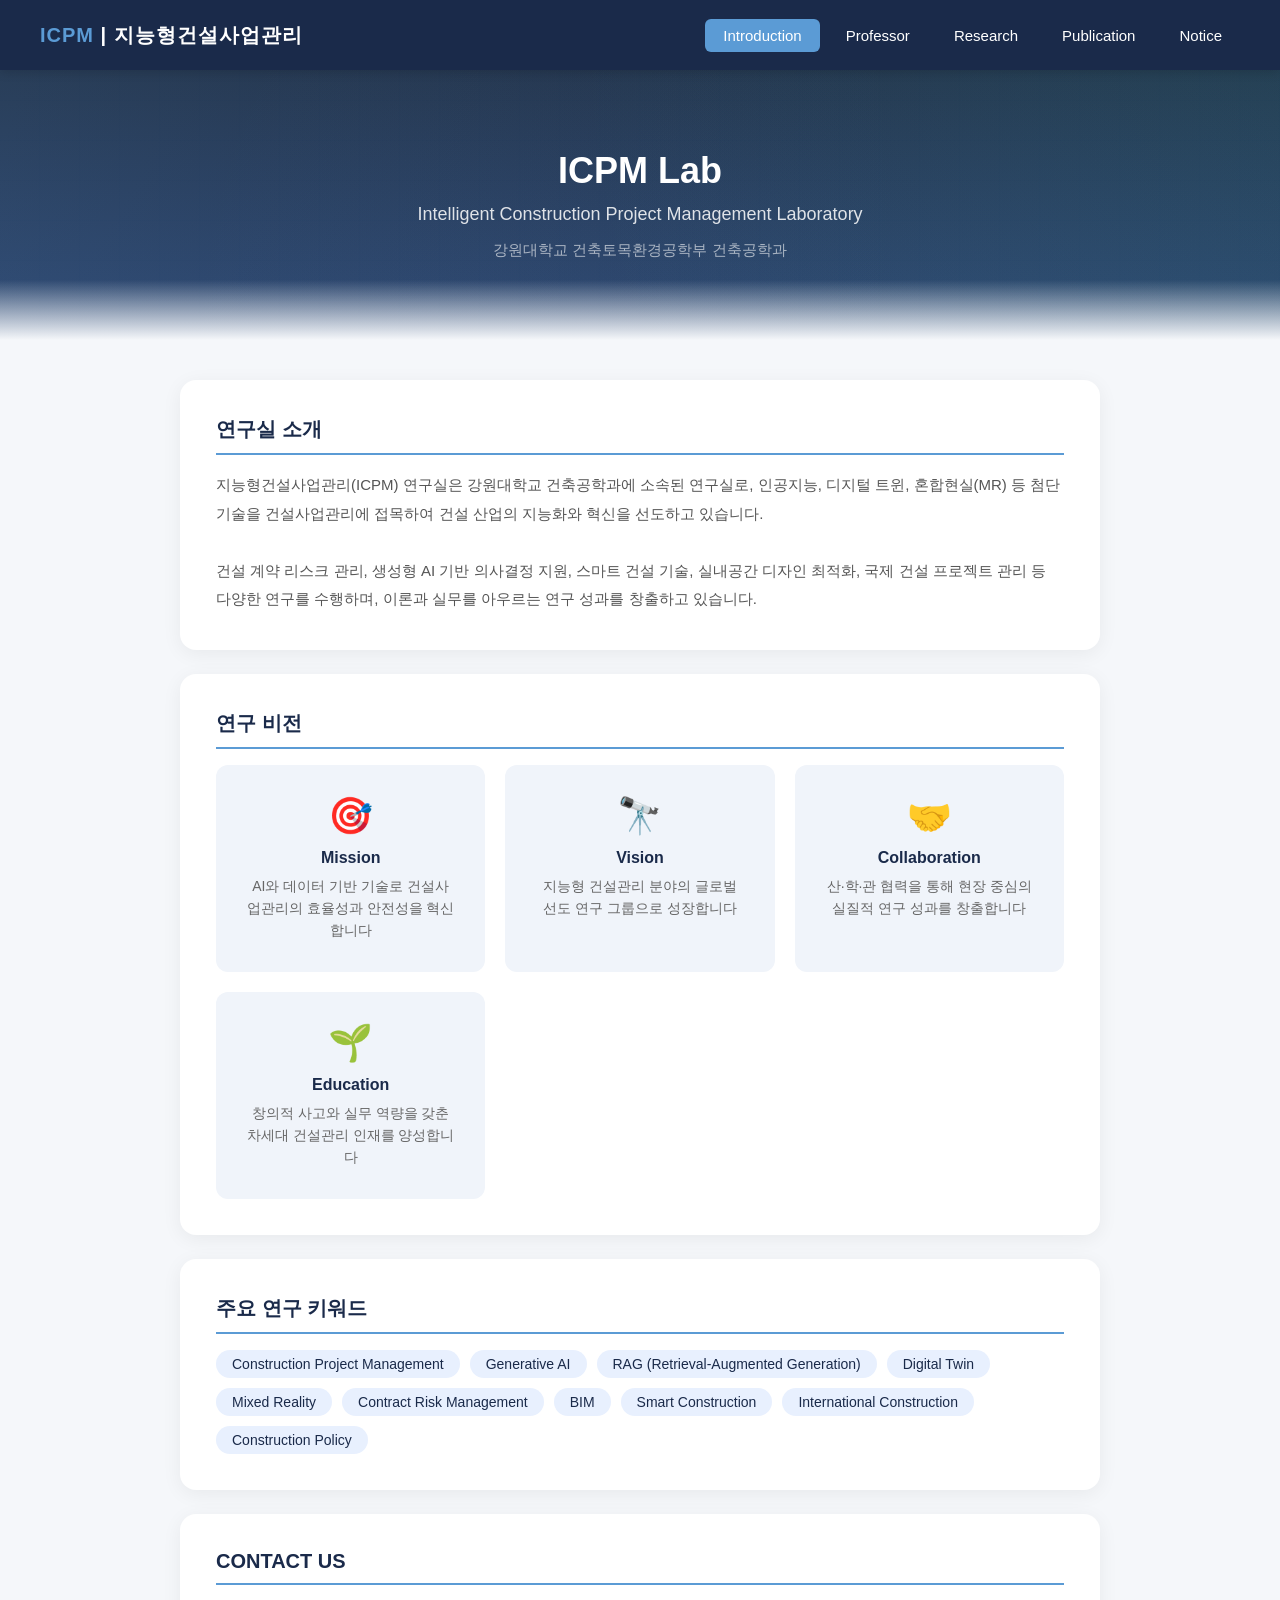
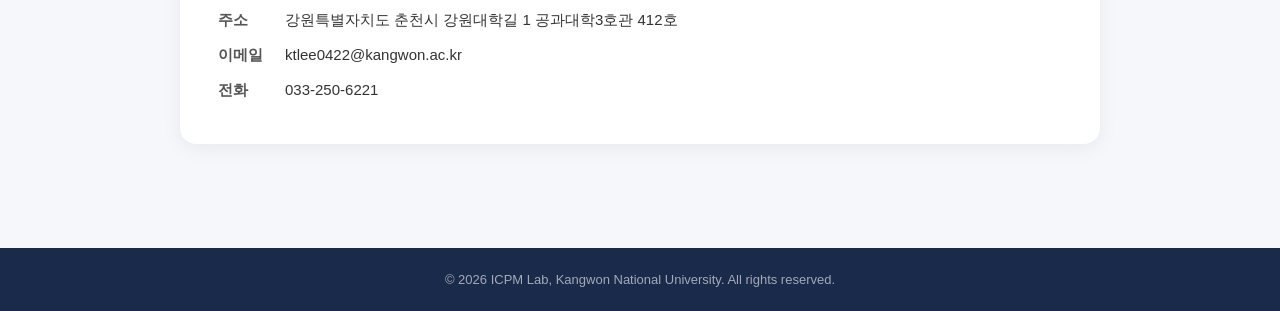
<file: index.html>
<!DOCTYPE html>
<html lang="ko">
<head>
  <meta charset="UTF-8">
  <meta name="viewport" content="width=device-width, initial-scale=1.0">
  <title>ICPM - 지능형건설사업관리</title>
  <link rel="stylesheet" href="style.css">
</head>
<body>
  <header>
    <div class="logo"><span>ICPM</span> | 지능형건설사업관리</div>
    <nav>
      <a href="index.html" class="active">Introduction</a>
      <a href="professor.html">Professor</a>
      <a href="research.html">Research</a>
      <a href="publication.html">Publication</a>
      <a href="notice.html">Notice</a>
    </nav>
  </header>

  <div class="hero">
    <h1 style="position:relative;">ICPM Lab</h1>
    <p style="position:relative;">Intelligent Construction Project Management Laboratory</p>
    <p class="subtitle" style="position:relative;">강원대학교 건축토목환경공학부 건축공학과</p>
  </div>

  <div class="container">
    <div class="card fade-in">
      <h2>연구실 소개</h2>
      <p style="line-height:1.9; font-size:15px; color:#555;">
        지능형건설사업관리(ICPM) 연구실은 강원대학교 건축공학과에 소속된 연구실로,
        인공지능, 디지털 트윈, 혼합현실(MR) 등 첨단 기술을 건설사업관리에 접목하여
        건설 산업의 지능화와 혁신을 선도하고 있습니다.<br><br>
        건설 계약 리스크 관리, 생성형 AI 기반 의사결정 지원, 스마트 건설 기술,
        실내공간 디자인 최적화, 국제 건설 프로젝트 관리 등 다양한 연구를 수행하며,
        이론과 실무를 아우르는 연구 성과를 창출하고 있습니다.
      </p>
    </div>

    <div class="card fade-in">
      <h2>연구 비전</h2>
      <div class="research-grid">
        <div class="research-item slide-left">
          <div class="icon">🎯</div>
          <h3>Mission</h3>
          <p>AI와 데이터 기반 기술로 건설사업관리의 효율성과 안전성을 혁신합니다</p>
        </div>
        <div class="research-item slide-right">
          <div class="icon">🔭</div>
          <h3>Vision</h3>
          <p>지능형 건설관리 분야의 글로벌 선도 연구 그룹으로 성장합니다</p>
        </div>
        <div class="research-item slide-left">
          <div class="icon">🤝</div>
          <h3>Collaboration</h3>
          <p>산·학·관 협력을 통해 현장 중심의 실질적 연구 성과를 창출합니다</p>
        </div>
        <div class="research-item slide-right">
          <div class="icon">🌱</div>
          <h3>Education</h3>
          <p>창의적 사고와 실무 역량을 갖춘 차세대 건설관리 인재를 양성합니다</p>
        </div>
      </div>
    </div>

    <div class="card fade-in">
      <h2>주요 연구 키워드</h2>
      <div class="skills-grid">
        <span class="skill-tag">Construction Project Management</span>
        <span class="skill-tag">Generative AI</span>
        <span class="skill-tag">RAG (Retrieval-Augmented Generation)</span>
        <span class="skill-tag">Digital Twin</span>
        <span class="skill-tag">Mixed Reality</span>
        <span class="skill-tag">Contract Risk Management</span>
        <span class="skill-tag">BIM</span>
        <span class="skill-tag">Smart Construction</span>
        <span class="skill-tag">International Construction</span>
        <span class="skill-tag">Construction Policy</span>
      </div>
    </div>

    <div class="card fade-in">
      <h2>CONTACT US</h2>
      <table style="font-size:15px; line-height:2.2;">
        <tr><td style="font-weight:600; padding-right:20px; color:#555;">주소</td><td>강원특별자치도 춘천시 강원대학길 1 공과대학3호관 412호</td></tr>
        <tr><td style="font-weight:600; padding-right:20px; color:#555;">이메일</td><td>ktlee0422@kangwon.ac.kr</td></tr>
        <tr><td style="font-weight:600; padding-right:20px; color:#555;">전화</td><td>033-250-6221</td></tr>
      </table>
    </div>
  </div>

  <footer>
    &copy; 2026 ICPM Lab, Kangwon National University. All rights reserved.
  </footer>
  <script src="animate.js"></script>
</body>
</html>
</file>
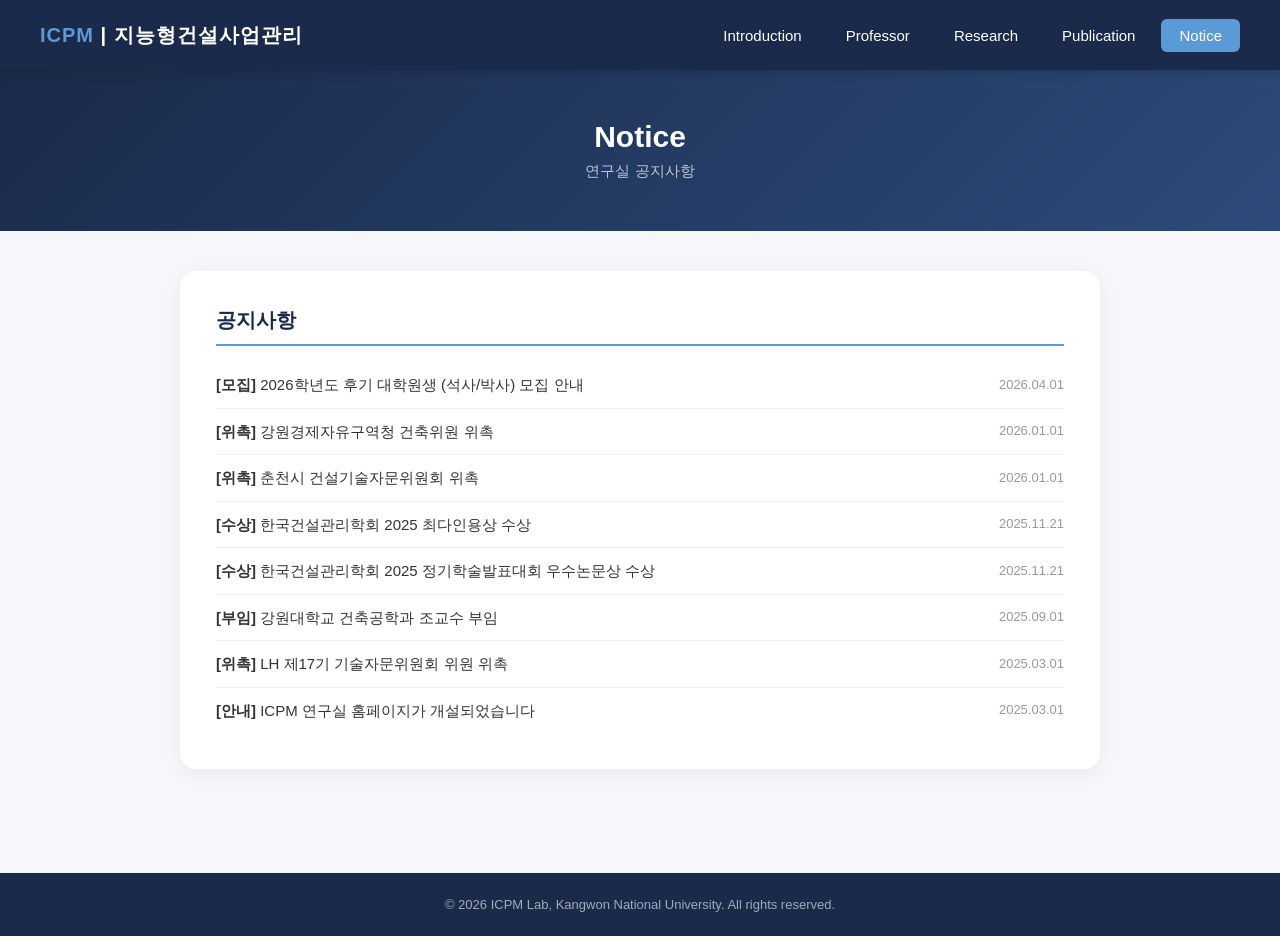
<file: notice.html>
<!DOCTYPE html>
<html lang="ko">
<head>
  <meta charset="UTF-8">
  <meta name="viewport" content="width=device-width, initial-scale=1.0">
  <title>Notice - ICPM</title>
  <link rel="stylesheet" href="style.css">
</head>
<body>
  <header>
    <div class="logo"><span>ICPM</span> | 지능형건설사업관리</div>
    <nav>
      <a href="index.html">Introduction</a>
      <a href="professor.html">Professor</a>
      <a href="research.html">Research</a>
      <a href="publication.html">Publication</a>
      <a href="notice.html" class="active">Notice</a>
    </nav>
  </header>

  <div class="page-title">
    <h1>Notice</h1>
    <p>연구실 공지사항</p>
  </div>

  <div class="container">
    <div class="card fade-in">
      <h2>공지사항</h2>
      <ul>
        <li class="fade-in">
          <div class="notice-item">
            <span><strong>[모집]</strong> 2026학년도 후기 대학원생 (석사/박사) 모집 안내</span>
            <span class="date">2026.04.01</span>
          </div>
        </li>
        <li class="fade-in">
          <div class="notice-item">
            <span><strong>[위촉]</strong> 강원경제자유구역청 건축위원 위촉</span>
            <span class="date">2026.01.01</span>
          </div>
        </li>
        <li class="fade-in">
          <div class="notice-item">
            <span><strong>[위촉]</strong> 춘천시 건설기술자문위원회 위촉</span>
            <span class="date">2026.01.01</span>
          </div>
        </li>
        <li class="fade-in">
          <div class="notice-item">
            <span><strong>[수상]</strong> 한국건설관리학회 2025 최다인용상 수상</span>
            <span class="date">2025.11.21</span>
          </div>
        </li>
        <li class="fade-in">
          <div class="notice-item">
            <span><strong>[수상]</strong> 한국건설관리학회 2025 정기학술발표대회 우수논문상 수상</span>
            <span class="date">2025.11.21</span>
          </div>
        </li>
        <li class="fade-in">
          <div class="notice-item">
            <span><strong>[부임]</strong> 강원대학교 건축공학과 조교수 부임</span>
            <span class="date">2025.09.01</span>
          </div>
        </li>
        <li class="fade-in">
          <div class="notice-item">
            <span><strong>[위촉]</strong> LH 제17기 기술자문위원회 위원 위촉</span>
            <span class="date">2025.03.01</span>
          </div>
        </li>
        <li class="fade-in">
          <div class="notice-item">
            <span><strong>[안내]</strong> ICPM 연구실 홈페이지가 개설되었습니다</span>
            <span class="date">2025.03.01</span>
          </div>
        </li>
      </ul>
    </div>
  </div>

  <footer>
    &copy; 2026 ICPM Lab, Kangwon National University. All rights reserved.
  </footer>
  <script src="animate.js"></script>
</body>
</html>
</file>
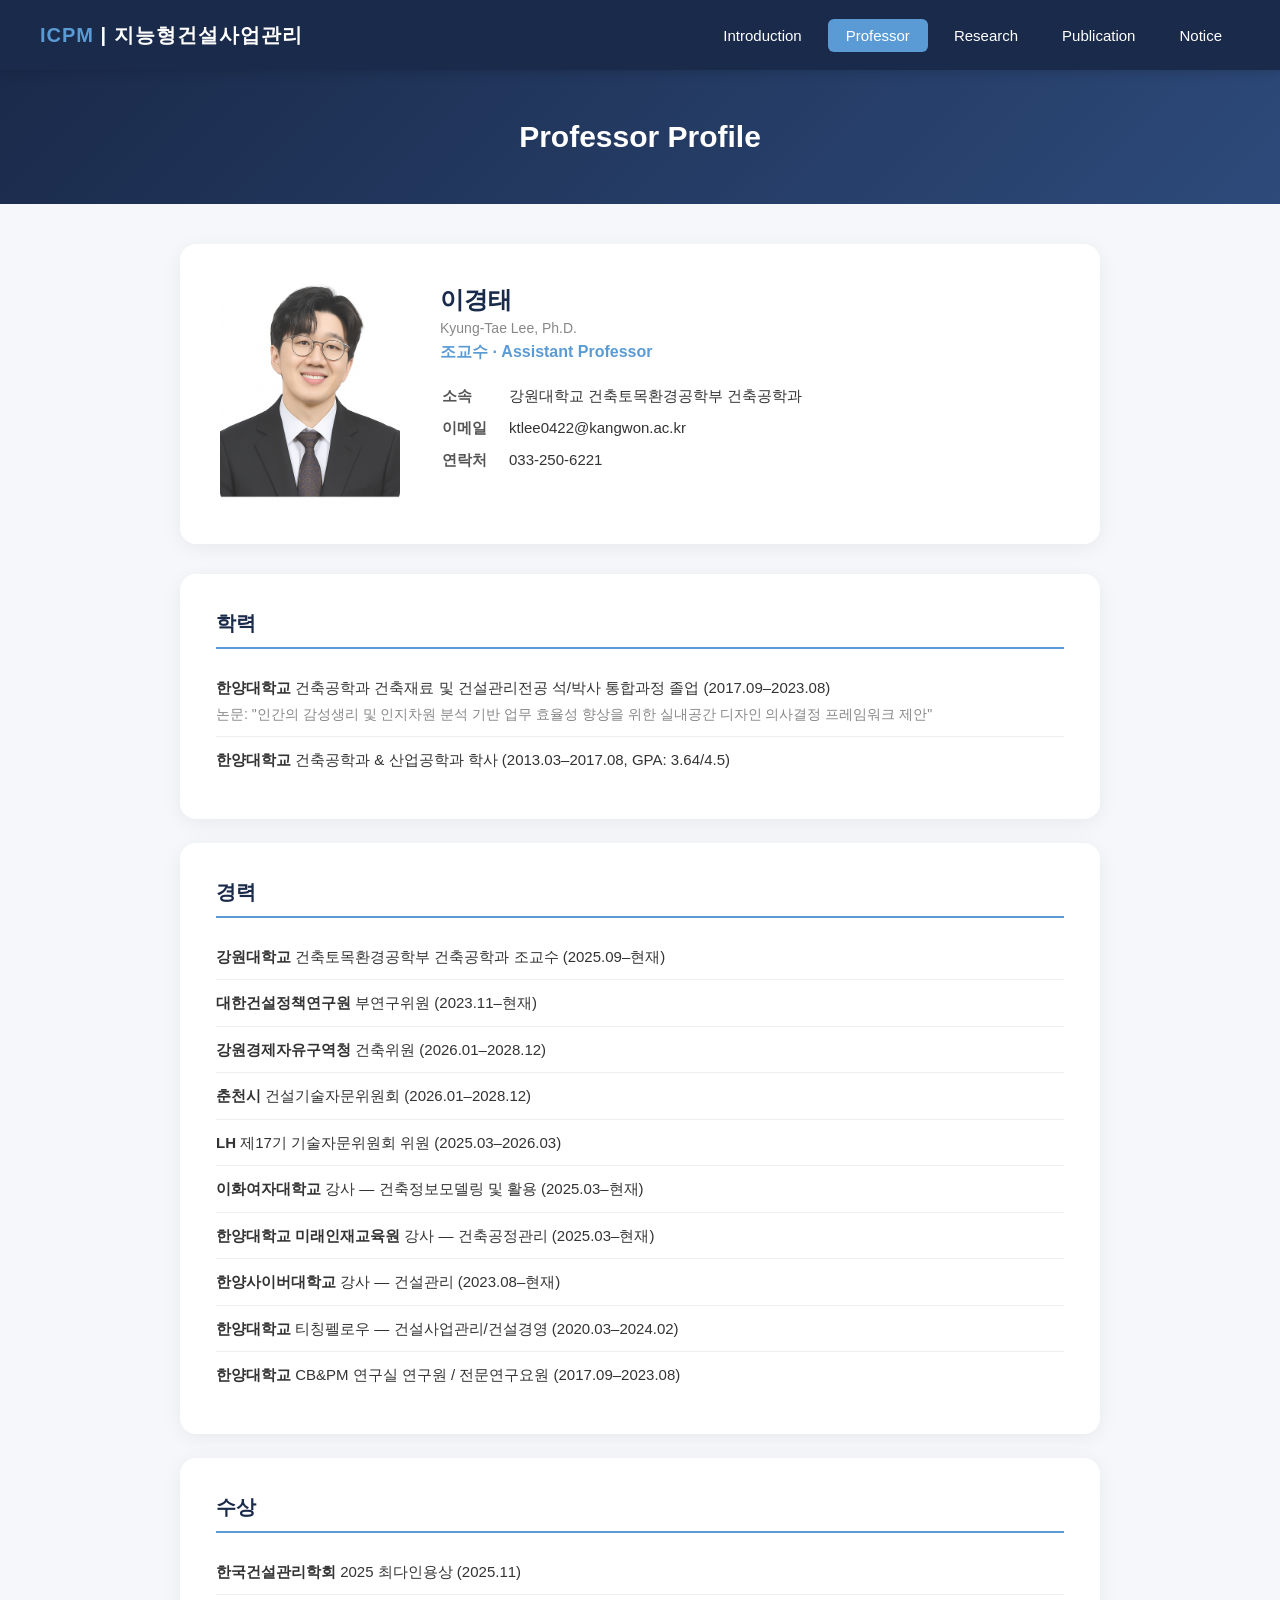
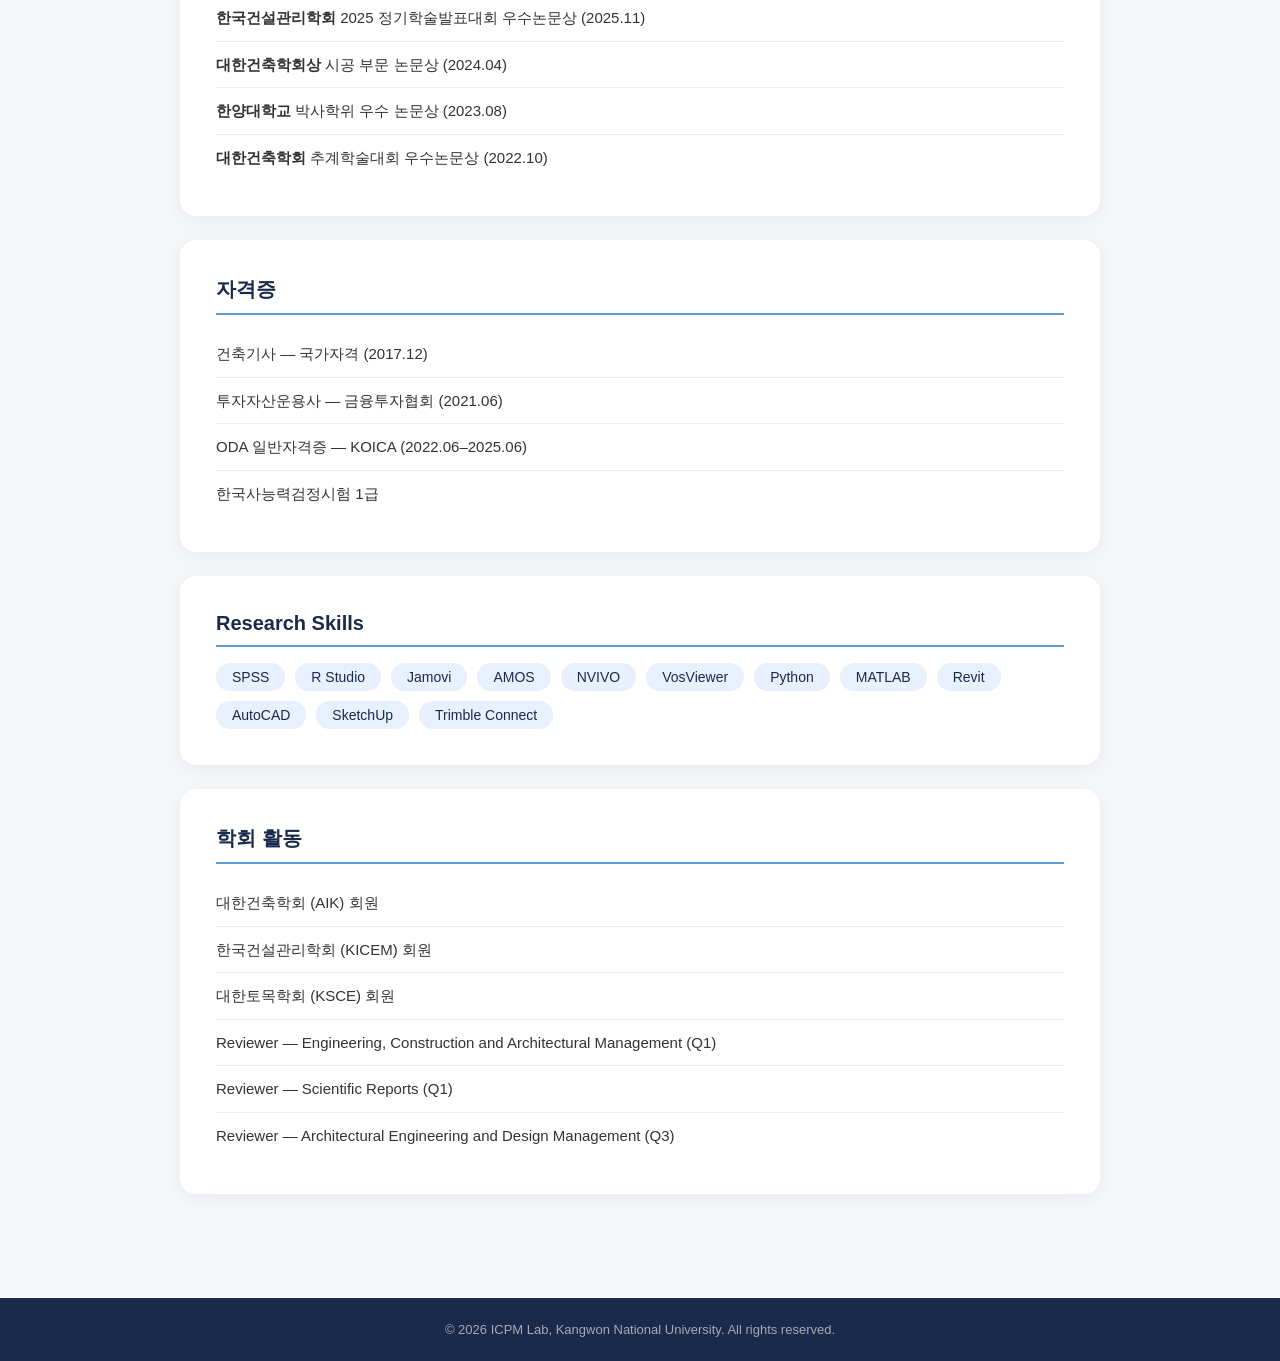
<file: professor.html>
<!DOCTYPE html>
<html lang="ko">
<head>
  <meta charset="UTF-8">
  <meta name="viewport" content="width=device-width, initial-scale=1.0">
  <title>Professor - ICPM</title>
  <link rel="stylesheet" href="style.css">
</head>
<body>
  <header>
    <div class="logo"><span>ICPM</span> | 지능형건설사업관리</div>
    <nav>
      <a href="index.html">Introduction</a>
      <a href="professor.html" class="active">Professor</a>
      <a href="research.html">Research</a>
      <a href="publication.html">Publication</a>
      <a href="notice.html">Notice</a>
    </nav>
  </header>

  <div class="page-title">
    <h1>Professor Profile</h1>
  </div>

  <div class="container">
    <div class="profile slide-left">
      <div class="profile-photo"><img src="KakaoTalk_20251210_130259464.png" alt="이경태 교수"></div>
      <div class="profile-info">
        <h2>이경태</h2>
        <p class="name-en">Kyung-Tae Lee, Ph.D.</p>
        <p class="position">조교수 · Assistant Professor</p>
        <table>
          <tr><td>소속</td><td>강원대학교 건축토목환경공학부 건축공학과</td></tr>
          <tr><td>이메일</td><td>ktlee0422@kangwon.ac.kr</td></tr>
          <tr><td>연락처</td><td>033-250-6221</td></tr>
        </table>
      </div>
    </div>

    <div class="card fade-in">
      <h2>학력</h2>
      <ul>
        <li><strong>한양대학교</strong> 건축공학과 건축재료 및 건설관리전공 석/박사 통합과정 졸업 (2017.09–2023.08)<br>
          <span class="project-meta">논문: "인간의 감성생리 및 인지차원 분석 기반 업무 효율성 향상을 위한 실내공간 디자인 의사결정 프레임워크 제안"</span></li>
        <li><strong>한양대학교</strong> 건축공학과 & 산업공학과 학사 (2013.03–2017.08, GPA: 3.64/4.5)</li>
      </ul>
    </div>

    <div class="card fade-in">
      <h2>경력</h2>
      <ul>
        <li><strong>강원대학교</strong> 건축토목환경공학부 건축공학과 조교수 (2025.09–현재)</li>
        <li><strong>대한건설정책연구원</strong> 부연구위원 (2023.11–현재)</li>
        <li><strong>강원경제자유구역청</strong> 건축위원 (2026.01–2028.12)</li>
        <li><strong>춘천시</strong> 건설기술자문위원회 (2026.01–2028.12)</li>
        <li><strong>LH</strong> 제17기 기술자문위원회 위원 (2025.03–2026.03)</li>
        <li><strong>이화여자대학교</strong> 강사 — 건축정보모델링 및 활용 (2025.03–현재)</li>
        <li><strong>한양대학교 미래인재교육원</strong> 강사 — 건축공정관리 (2025.03–현재)</li>
        <li><strong>한양사이버대학교</strong> 강사 — 건설관리 (2023.08–현재)</li>
        <li><strong>한양대학교</strong> 티칭펠로우 — 건설사업관리/건설경영 (2020.03–2024.02)</li>
        <li><strong>한양대학교</strong> CB&PM 연구실 연구원 / 전문연구요원 (2017.09–2023.08)</li>
      </ul>
    </div>

    <div class="card fade-in">
      <h2>수상</h2>
      <ul>
        <li><strong>한국건설관리학회</strong> 2025 최다인용상 (2025.11)</li>
        <li><strong>한국건설관리학회</strong> 2025 정기학술발표대회 우수논문상 (2025.11)</li>
        <li><strong>대한건축학회상</strong> 시공 부문 논문상 (2024.04)</li>
        <li><strong>한양대학교</strong> 박사학위 우수 논문상 (2023.08)</li>
        <li><strong>대한건축학회</strong> 추계학술대회 우수논문상 (2022.10)</li>
      </ul>
    </div>

    <div class="card fade-in">
      <h2>자격증</h2>
      <ul>
        <li>건축기사 — 국가자격 (2017.12)</li>
        <li>투자자산운용사 — 금융투자협회 (2021.06)</li>
        <li>ODA 일반자격증 — KOICA (2022.06–2025.06)</li>
        <li>한국사능력검정시험 1급</li>
      </ul>
    </div>

    <div class="card fade-in">
      <h2>Research Skills</h2>
      <div class="skills-grid">
        <span class="skill-tag">SPSS</span>
        <span class="skill-tag">R Studio</span>
        <span class="skill-tag">Jamovi</span>
        <span class="skill-tag">AMOS</span>
        <span class="skill-tag">NVIVO</span>
        <span class="skill-tag">VosViewer</span>
        <span class="skill-tag">Python</span>
        <span class="skill-tag">MATLAB</span>
        <span class="skill-tag">Revit</span>
        <span class="skill-tag">AutoCAD</span>
        <span class="skill-tag">SketchUp</span>
        <span class="skill-tag">Trimble Connect</span>
      </div>
    </div>

    <div class="card fade-in">
      <h2>학회 활동</h2>
      <ul>
        <li>대한건축학회 (AIK) 회원</li>
        <li>한국건설관리학회 (KICEM) 회원</li>
        <li>대한토목학회 (KSCE) 회원</li>
        <li>Reviewer — Engineering, Construction and Architectural Management (Q1)</li>
        <li>Reviewer — Scientific Reports (Q1)</li>
        <li>Reviewer — Architectural Engineering and Design Management (Q3)</li>
      </ul>
    </div>
  </div>

  <footer>
    &copy; 2026 ICPM Lab, Kangwon National University. All rights reserved.
  </footer>
  <script src="animate.js"></script>
</body>
</html>
</file>
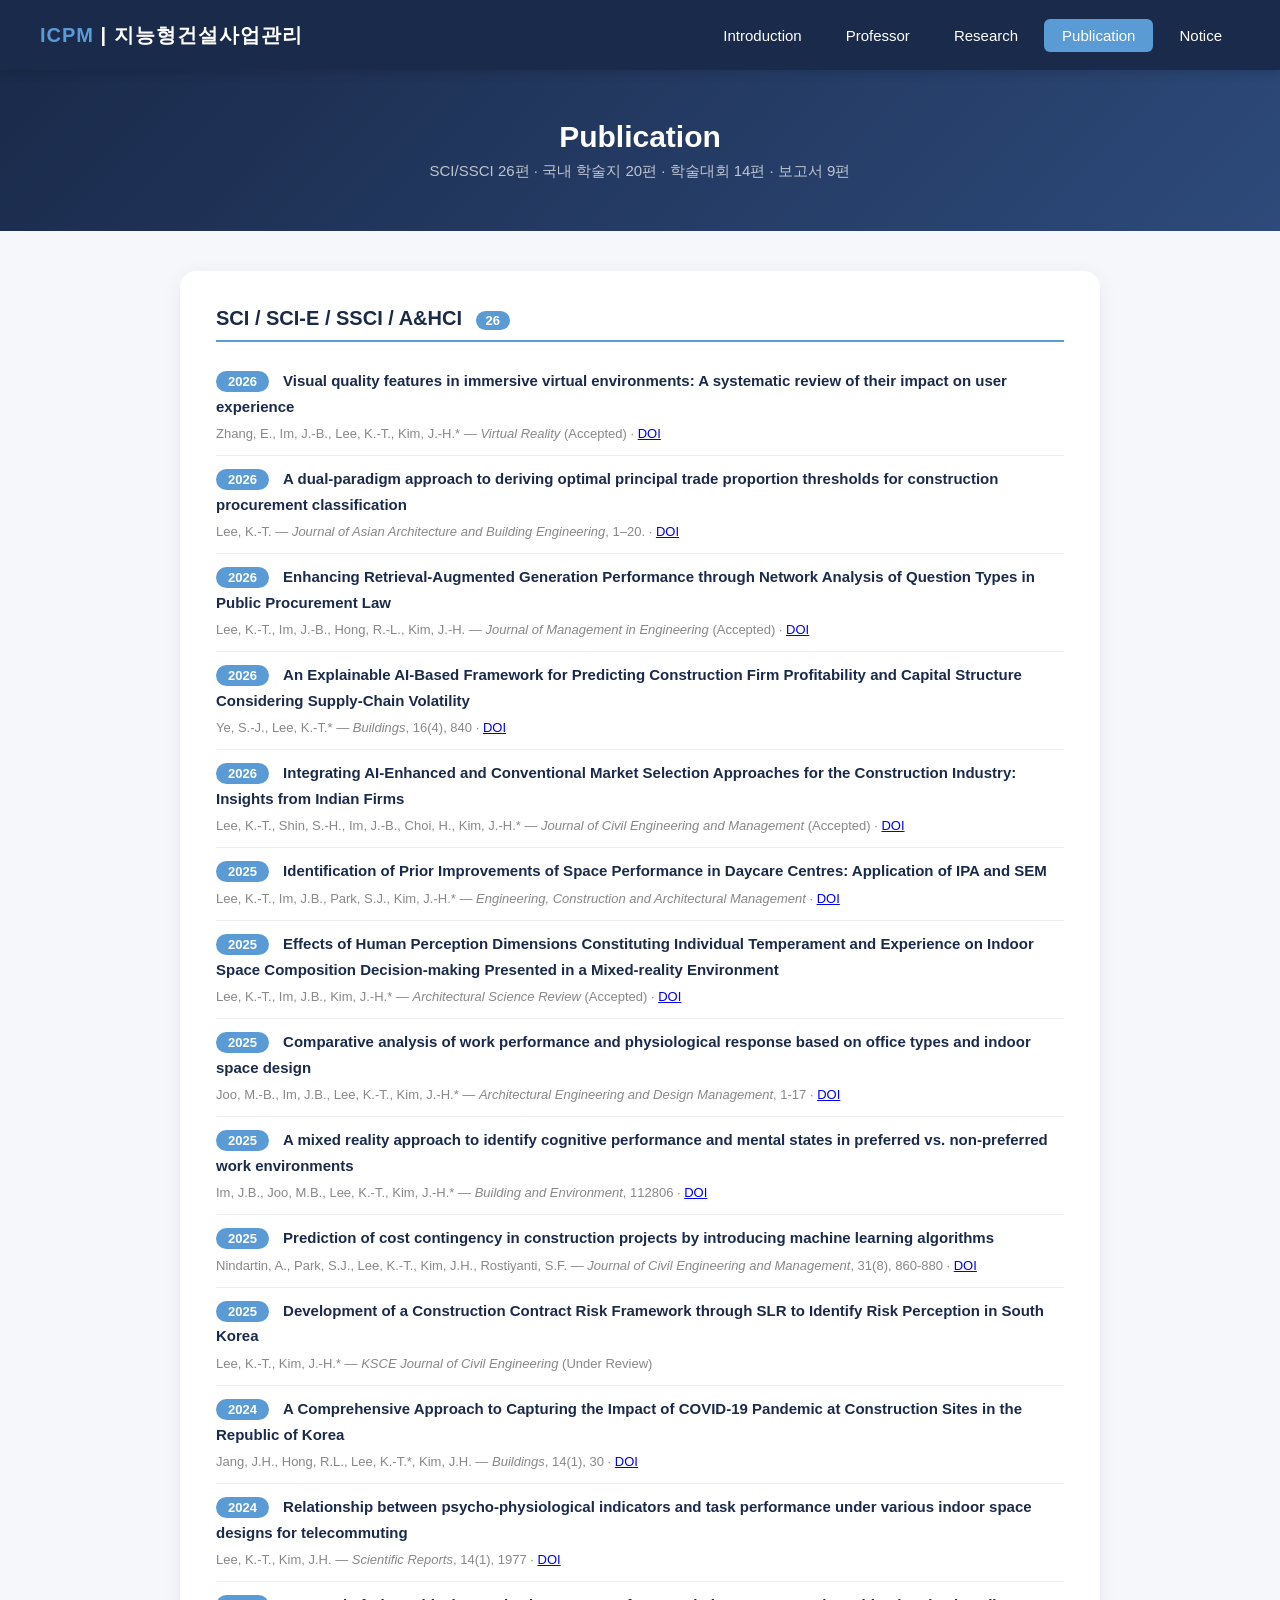
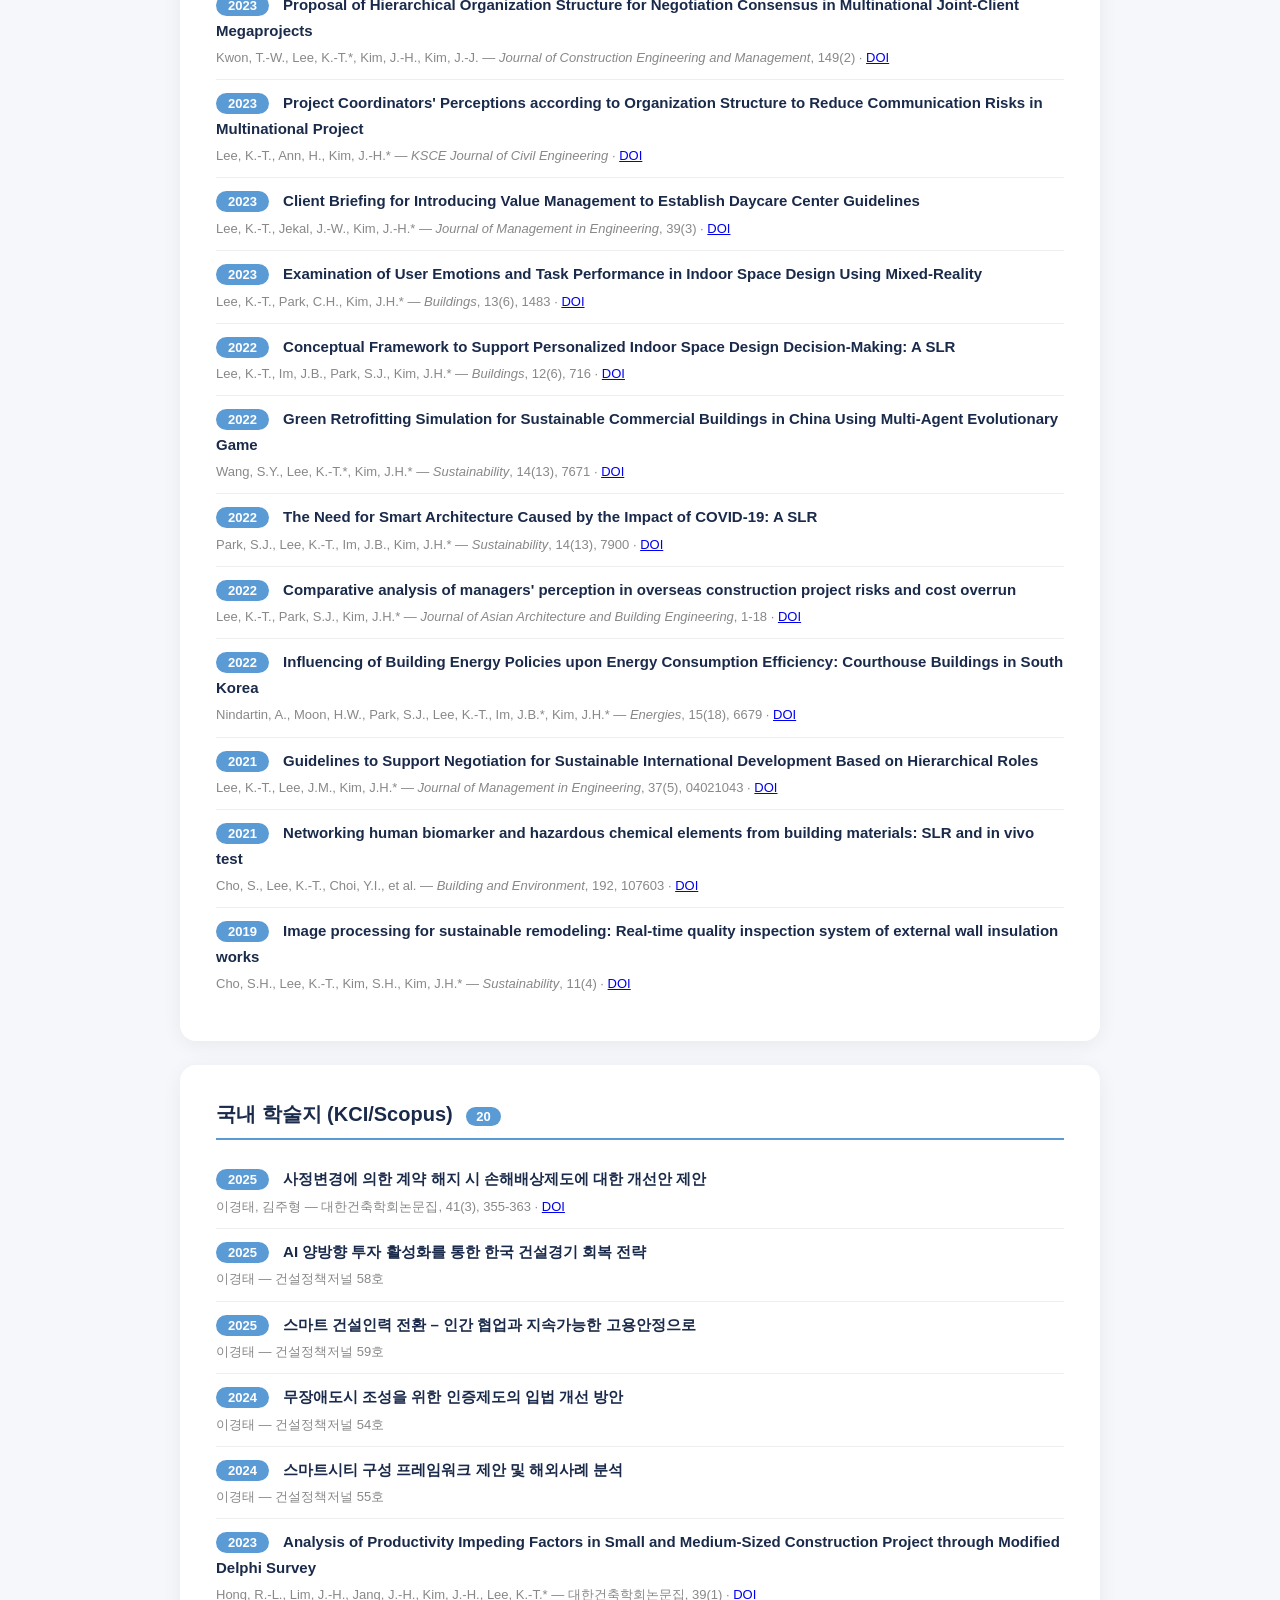
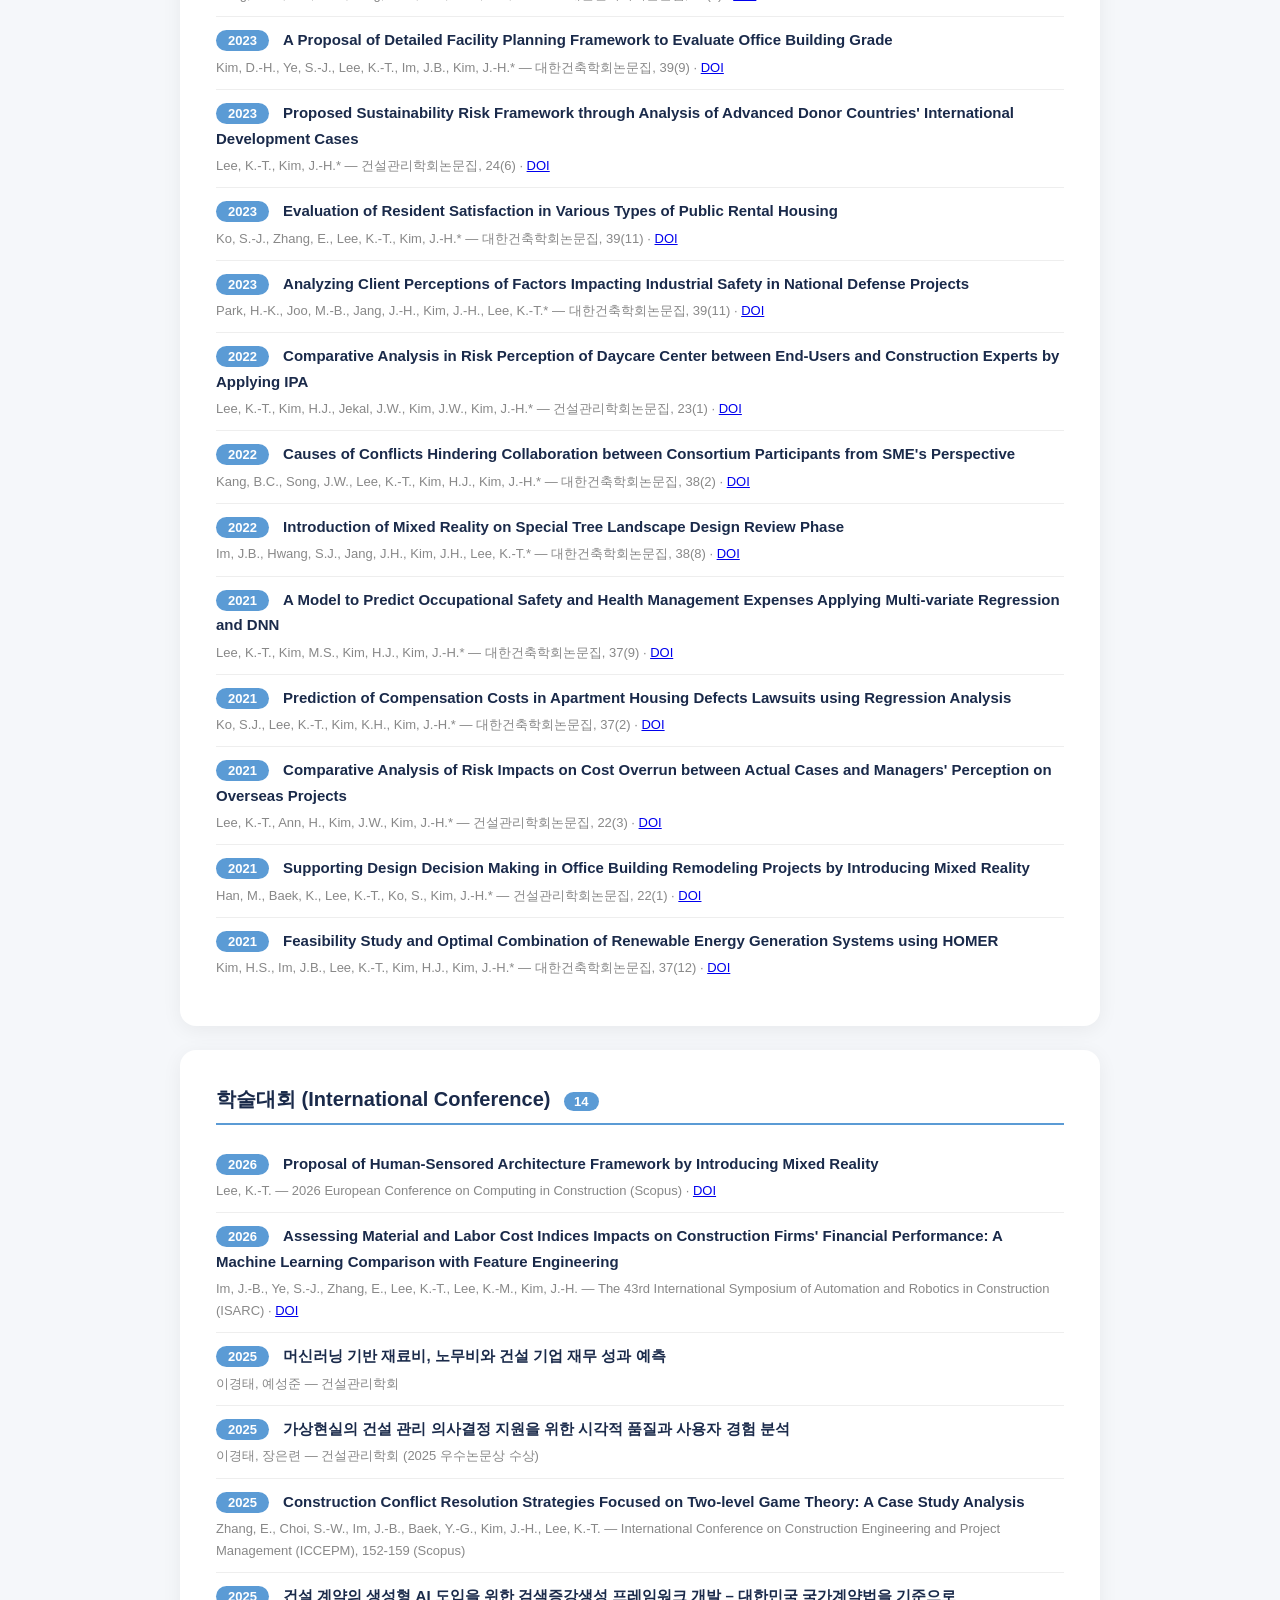
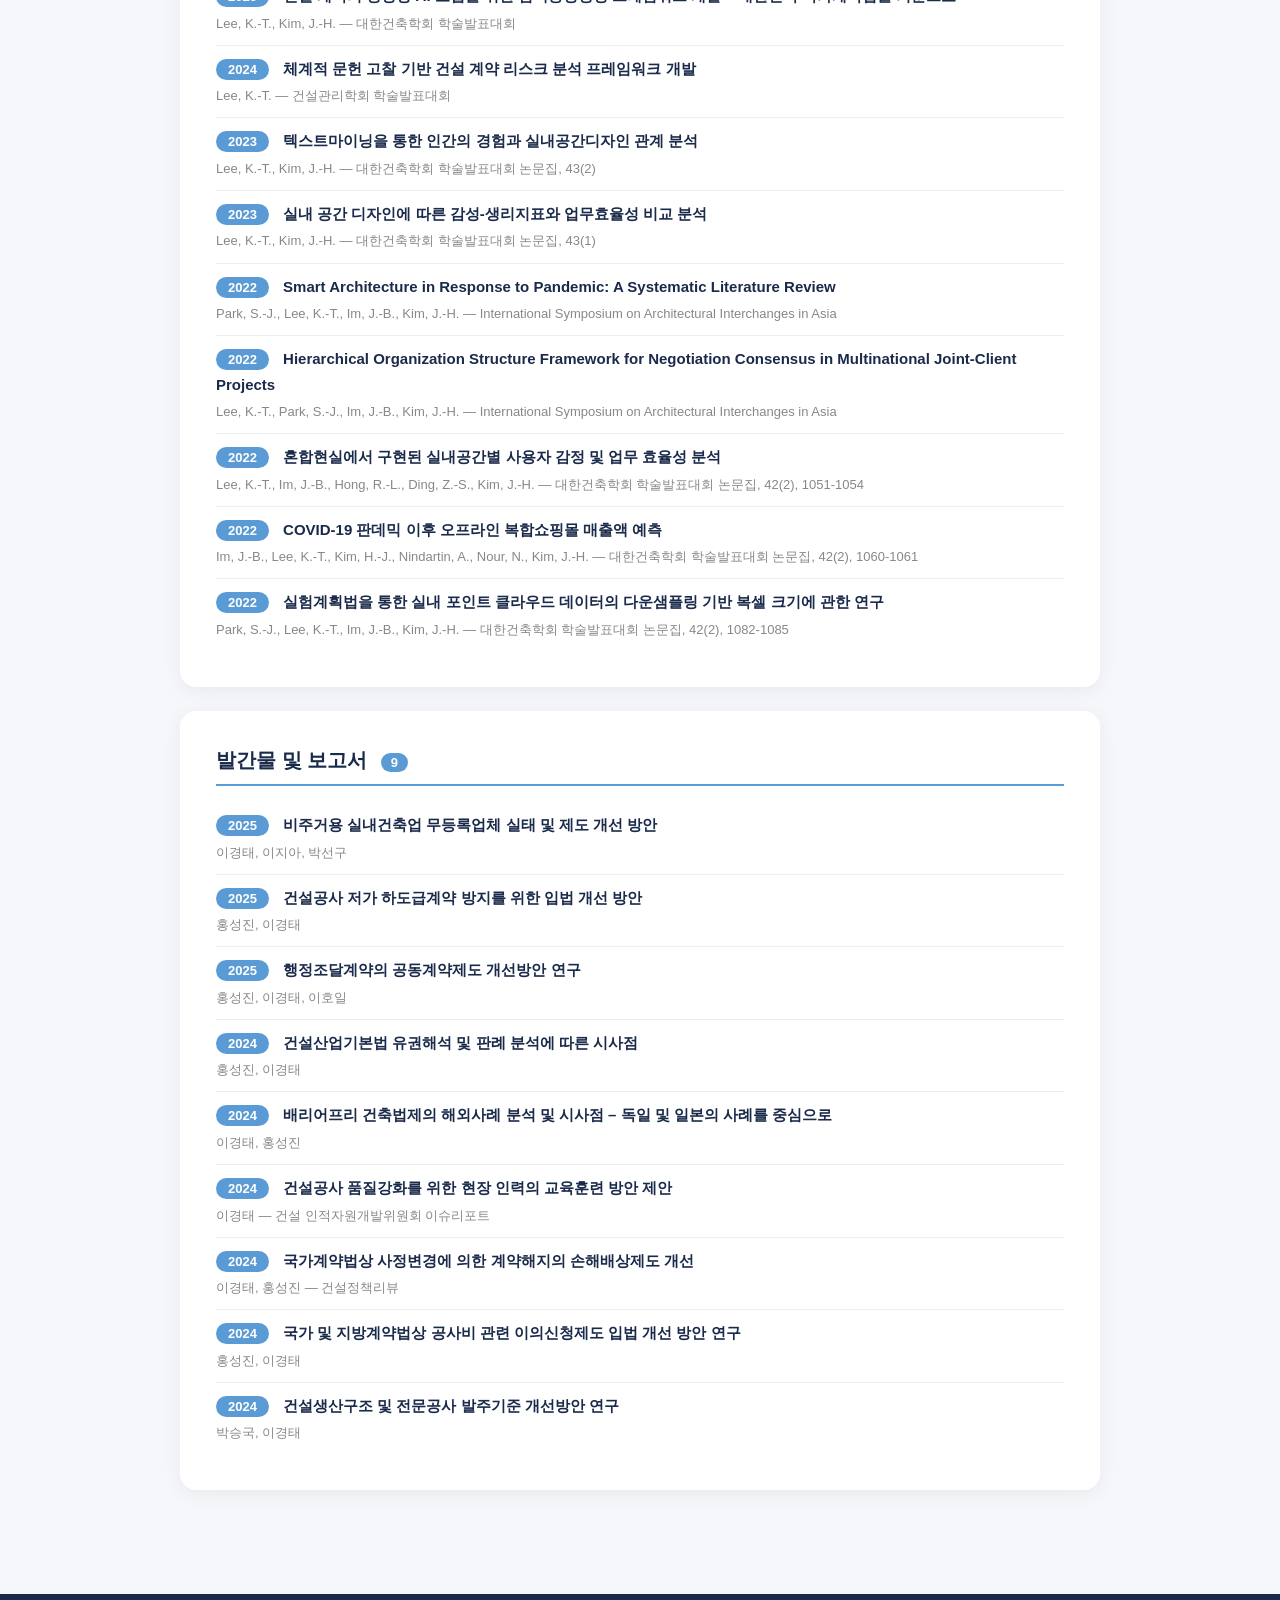
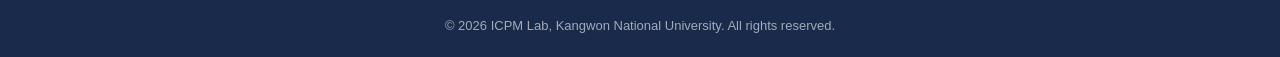
<file: publication.html>
<!DOCTYPE html>
<html lang="ko">
<head>
  <meta charset="UTF-8">
  <meta name="viewport" content="width=device-width, initial-scale=1.0">
  <title>Publication - ICPM</title>
  <link rel="stylesheet" href="style.css">
</head>
<body>
  <header>
    <div class="logo"><span>ICPM</span> | 지능형건설사업관리</div>
    <nav>
      <a href="index.html">Introduction</a>
      <a href="professor.html">Professor</a>
      <a href="research.html">Research</a>
      <a href="publication.html" class="active">Publication</a>
      <a href="notice.html">Notice</a>
    </nav>
  </header>

  <div class="page-title">
    <h1>Publication</h1>
    <p>SCI/SSCI 26편 · 국내 학술지 20편 · 학술대회 14편 · 보고서 9편</p>
  </div>

  <div class="container">

    <div class="card fade-in">
      <h2>SCI / SCI-E / SSCI / A&HCI <span class="count-badge">26</span></h2>
      <ul>
        <li>
          <span class="pub-year">2026</span>
          <span class="pub-title">Visual quality features in immersive virtual environments: A systematic review of their impact on user experience</span>
          <div class="pub-authors">Zhang, E., Im, J.-B., Lee, K.-T., Kim, J.-H.* — <em>Virtual Reality</em> (Accepted) · <a href="https://doi.org/10.1007/s10055-026-01433-z" target="_blank">DOI</a></div>
        </li>
        <li>
          <span class="pub-year">2026</span>
          <span class="pub-title">A dual-paradigm approach to deriving optimal principal trade proportion thresholds for construction procurement classification</span>
          <div class="pub-authors">Lee, K.-T. — <em>Journal of Asian Architecture and Building Engineering</em>, 1–20. · <a href="https://doi.org/10.1080/13467581.2026.2731679" target="_blank">DOI</a></div>
        </li>
        <li>
          <span class="pub-year">2026</span>
          <span class="pub-title">Enhancing Retrieval-Augmented Generation Performance through Network Analysis of Question Types in Public Procurement Law</span>
          <div class="pub-authors">Lee, K.-T., Im, J.-B., Hong, R.-L., Kim, J.-H. — <em>Journal of Management in Engineering</em> (Accepted) · <a href="https://doi.org/10.1061/jmenea.meeng-7429" target="_blank">DOI</a></div>
        </li>
        <li>
          <span class="pub-year">2026</span>
          <span class="pub-title">An Explainable AI-Based Framework for Predicting Construction Firm Profitability and Capital Structure Considering Supply-Chain Volatility</span>
          <div class="pub-authors">Ye, S.-J., Lee, K.-T.* — <em>Buildings</em>, 16(4), 840 · <a href="https://doi.org/10.3390/buildings16040840" target="_blank">DOI</a></div>
        </li>
        <li>
          <span class="pub-year">2026</span>
          <span class="pub-title">Integrating AI-Enhanced and Conventional Market Selection Approaches for the Construction Industry: Insights from Indian Firms</span>
          <div class="pub-authors">Lee, K.-T., Shin, S.-H., Im, J.-B., Choi, H., Kim, J.-H.* — <em>Journal of Civil Engineering and Management</em> (Accepted) · <a href="https://doi.org/10.3846/jcem.2026.26811" target="_blank">DOI</a></div>
        </li>
        <li>
          <span class="pub-year">2025</span>
          <span class="pub-title">Identification of Prior Improvements of Space Performance in Daycare Centres: Application of IPA and SEM</span>
          <div class="pub-authors">Lee, K.-T., Im, J.B., Park, S.J., Kim, J.-H.* — <em>Engineering, Construction and Architectural Management</em> · <a href="https://doi.org/10.1108/ecam-08-2022-0777" target="_blank">DOI</a></div>
        </li>
        <li>
          <span class="pub-year">2025</span>
          <span class="pub-title">Effects of Human Perception Dimensions Constituting Individual Temperament and Experience on Indoor Space Composition Decision-making Presented in a Mixed-reality Environment</span>
          <div class="pub-authors">Lee, K.-T., Im, J.B., Kim, J.-H.* — <em>Architectural Science Review</em> (Accepted) · <a href="https://doi.org/10.1080/00038628.2025.2510300" target="_blank">DOI</a></div>
        </li>
        <li>
          <span class="pub-year">2025</span>
          <span class="pub-title">Comparative analysis of work performance and physiological response based on office types and indoor space design</span>
          <div class="pub-authors">Joo, M.-B., Im, J.B., Lee, K.-T., Kim, J.-H.* — <em>Architectural Engineering and Design Management</em>, 1-17 · <a href="https://doi.org/10.1080/17452007.2025.2490958" target="_blank">DOI</a></div>
        </li>
        <li>
          <span class="pub-year">2025</span>
          <span class="pub-title">A mixed reality approach to identify cognitive performance and mental states in preferred vs. non-preferred work environments</span>
          <div class="pub-authors">Im, J.B., Joo, M.B., Lee, K.-T., Kim, J.-H.* — <em>Building and Environment</em>, 112806 · <a href="https://doi.org/10.1016/j.buildenv.2025.112806" target="_blank">DOI</a></div>
        </li>
        <li>
          <span class="pub-year">2025</span>
          <span class="pub-title">Prediction of cost contingency in construction projects by introducing machine learning algorithms</span>
          <div class="pub-authors">Nindartin, A., Park, S.J., Lee, K.-T., Kim, J.H., Rostiyanti, S.F. — <em>Journal of Civil Engineering and Management</em>, 31(8), 860-880 · <a href="https://doi.org/10.3846/jcem.2025.24913" target="_blank">DOI</a></div>
        </li>
        <li>
          <span class="pub-year">2025</span>
          <span class="pub-title">Development of a Construction Contract Risk Framework through SLR to Identify Risk Perception in South Korea</span>
          <div class="pub-authors">Lee, K.-T., Kim, J.-H.* — <em>KSCE Journal of Civil Engineering</em> (Under Review)</div>
        </li>
        <li>
          <span class="pub-year">2024</span>
          <span class="pub-title">A Comprehensive Approach to Capturing the Impact of COVID-19 Pandemic at Construction Sites in the Republic of Korea</span>
          <div class="pub-authors">Jang, J.H., Hong, R.L., Lee, K.-T.*, Kim, J.H. — <em>Buildings</em>, 14(1), 30 · <a href="https://doi.org/10.3390/buildings14010030" target="_blank">DOI</a></div>
        </li>
        <li>
          <span class="pub-year">2024</span>
          <span class="pub-title">Relationship between psycho-physiological indicators and task performance under various indoor space designs for telecommuting</span>
          <div class="pub-authors">Lee, K.-T., Kim, J.H. — <em>Scientific Reports</em>, 14(1), 1977 · <a href="https://doi.org/10.1038/s41598-024-52291-1" target="_blank">DOI</a></div>
        </li>
        <li>
          <span class="pub-year">2023</span>
          <span class="pub-title">Proposal of Hierarchical Organization Structure for Negotiation Consensus in Multinational Joint-Client Megaprojects</span>
          <div class="pub-authors">Kwon, T.-W., Lee, K.-T.*, Kim, J.-H., Kim, J.-J. — <em>Journal of Construction Engineering and Management</em>, 149(2) · <a href="https://doi.org/10.1061/jcemd4.coeng-12567" target="_blank">DOI</a></div>
        </li>
        <li>
          <span class="pub-year">2023</span>
          <span class="pub-title">Project Coordinators' Perceptions according to Organization Structure to Reduce Communication Risks in Multinational Project</span>
          <div class="pub-authors">Lee, K.-T., Ann, H., Kim, J.-H.* — <em>KSCE Journal of Civil Engineering</em> · <a href="https://doi.org/10.1007/s12205-023-0862-x" target="_blank">DOI</a></div>
        </li>
        <li>
          <span class="pub-year">2023</span>
          <span class="pub-title">Client Briefing for Introducing Value Management to Establish Daycare Center Guidelines</span>
          <div class="pub-authors">Lee, K.-T., Jekal, J.-W., Kim, J.-H.* — <em>Journal of Management in Engineering</em>, 39(3) · <a href="https://doi.org/10.1061/jmenea.meeng-5090" target="_blank">DOI</a></div>
        </li>
        <li>
          <span class="pub-year">2023</span>
          <span class="pub-title">Examination of User Emotions and Task Performance in Indoor Space Design Using Mixed-Reality</span>
          <div class="pub-authors">Lee, K.-T., Park, C.H., Kim, J.H.* — <em>Buildings</em>, 13(6), 1483 · <a href="https://doi.org/10.3390/buildings13061483" target="_blank">DOI</a></div>
        </li>
        <li>
          <span class="pub-year">2022</span>
          <span class="pub-title">Conceptual Framework to Support Personalized Indoor Space Design Decision-Making: A SLR</span>
          <div class="pub-authors">Lee, K.-T., Im, J.B., Park, S.J., Kim, J.H.* — <em>Buildings</em>, 12(6), 716 · <a href="https://doi.org/10.3390/buildings12060716" target="_blank">DOI</a></div>
        </li>
        <li>
          <span class="pub-year">2022</span>
          <span class="pub-title">Green Retrofitting Simulation for Sustainable Commercial Buildings in China Using Multi-Agent Evolutionary Game</span>
          <div class="pub-authors">Wang, S.Y., Lee, K.-T.*, Kim, J.H.* — <em>Sustainability</em>, 14(13), 7671 · <a href="https://doi.org/10.3390/su14137671" target="_blank">DOI</a></div>
        </li>
        <li>
          <span class="pub-year">2022</span>
          <span class="pub-title">The Need for Smart Architecture Caused by the Impact of COVID-19: A SLR</span>
          <div class="pub-authors">Park, S.J., Lee, K.-T., Im, J.B., Kim, J.H.* — <em>Sustainability</em>, 14(13), 7900 · <a href="https://doi.org/10.3390/su14137900" target="_blank">DOI</a></div>
        </li>
        <li>
          <span class="pub-year">2022</span>
          <span class="pub-title">Comparative analysis of managers' perception in overseas construction project risks and cost overrun</span>
          <div class="pub-authors">Lee, K.-T., Park, S.J., Kim, J.H.* — <em>Journal of Asian Architecture and Building Engineering</em>, 1-18 · <a href="https://doi.org/10.1080/13467581.2022.2116940" target="_blank">DOI</a></div>
        </li>
        <li>
          <span class="pub-year">2022</span>
          <span class="pub-title">Influencing of Building Energy Policies upon Energy Consumption Efficiency: Courthouse Buildings in South Korea</span>
          <div class="pub-authors">Nindartin, A., Moon, H.W., Park, S.J., Lee, K.-T., Im, J.B.*, Kim, J.H.* — <em>Energies</em>, 15(18), 6679 · <a href="https://doi.org/10.3390/en15186679" target="_blank">DOI</a></div>
        </li>
        <li>
          <span class="pub-year">2021</span>
          <span class="pub-title">Guidelines to Support Negotiation for Sustainable International Development Based on Hierarchical Roles</span>
          <div class="pub-authors">Lee, K.-T., Lee, J.M., Kim, J.H.* — <em>Journal of Management in Engineering</em>, 37(5), 04021043 · <a href="https://doi.org/10.1061/(asce)me.1943-5479.0000945" target="_blank">DOI</a></div>
        </li>
        <li>
          <span class="pub-year">2021</span>
          <span class="pub-title">Networking human biomarker and hazardous chemical elements from building materials: SLR and in vivo test</span>
          <div class="pub-authors">Cho, S., Lee, K.-T., Choi, Y.I., et al. — <em>Building and Environment</em>, 192, 107603 · <a href="https://doi.org/10.1016/j.buildenv.2021.107603" target="_blank">DOI</a></div>
        </li>
        <li>
          <span class="pub-year">2019</span>
          <span class="pub-title">Image processing for sustainable remodeling: Real-time quality inspection system of external wall insulation works</span>
          <div class="pub-authors">Cho, S.H., Lee, K.-T., Kim, S.H., Kim, J.H.* — <em>Sustainability</em>, 11(4) · <a href="https://doi.org/10.3390/su11041081" target="_blank">DOI</a></div>
        </li>
      </ul>
    </div>

    <div class="card fade-in">
      <h2>국내 학술지 (KCI/Scopus) <span class="count-badge">20</span></h2>
      <ul>
        <li><span class="pub-year">2025</span> <span class="pub-title">사정변경에 의한 계약 해지 시 손해배상제도에 대한 개선안 제안</span><div class="pub-authors">이경태, 김주형 — 대한건축학회논문집, 41(3), 355-363 · <a href="https://doi.org/10.5659/JAIK.2025.41.3.355" target="_blank">DOI</a></div></li>
        <li><span class="pub-year">2025</span> <span class="pub-title">AI 양방향 투자 활성화를 통한 한국 건설경기 회복 전략</span><div class="pub-authors">이경태 — 건설정책저널 58호</div></li>
        <li><span class="pub-year">2025</span> <span class="pub-title">스마트 건설인력 전환 – 인간 협업과 지속가능한 고용안정으로</span><div class="pub-authors">이경태 — 건설정책저널 59호</div></li>
        <li><span class="pub-year">2024</span> <span class="pub-title">무장애도시 조성을 위한 인증제도의 입법 개선 방안</span><div class="pub-authors">이경태 — 건설정책저널 54호</div></li>
        <li><span class="pub-year">2024</span> <span class="pub-title">스마트시티 구성 프레임워크 제안 및 해외사례 분석</span><div class="pub-authors">이경태 — 건설정책저널 55호</div></li>
        <li><span class="pub-year">2023</span> <span class="pub-title">Analysis of Productivity Impeding Factors in Small and Medium-Sized Construction Project through Modified Delphi Survey</span><div class="pub-authors">Hong, R.-L., Lim, J.-H., Jang, J.-H., Kim, J.-H., Lee, K.-T.* — 대한건축학회논문집, 39(1) · <a href="https://doi.org/10.5659/JAIK.2023.39.1.321" target="_blank">DOI</a></div></li>
        <li><span class="pub-year">2023</span> <span class="pub-title">A Proposal of Detailed Facility Planning Framework to Evaluate Office Building Grade</span><div class="pub-authors">Kim, D.-H., Ye, S.-J., Lee, K.-T., Im, J.B., Kim, J.-H.* — 대한건축학회논문집, 39(9) · <a href="https://doi.org/10.5659/JAIK.2023.39.9.69" target="_blank">DOI</a></div></li>
        <li><span class="pub-year">2023</span> <span class="pub-title">Proposed Sustainability Risk Framework through Analysis of Advanced Donor Countries' International Development Cases</span><div class="pub-authors">Lee, K.-T., Kim, J.-H.* — 건설관리학회논문집, 24(6) · <a href="https://doi.org/10.6106/KJCEM.2023.24.6.012" target="_blank">DOI</a></div></li>
        <li><span class="pub-year">2023</span> <span class="pub-title">Evaluation of Resident Satisfaction in Various Types of Public Rental Housing</span><div class="pub-authors">Ko, S.-J., Zhang, E., Lee, K.-T., Kim, J.-H.* — 대한건축학회논문집, 39(11) · <a href="https://doi.org/10.5659/JAIK.2023.39.11.259" target="_blank">DOI</a></div></li>
        <li><span class="pub-year">2023</span> <span class="pub-title">Analyzing Client Perceptions of Factors Impacting Industrial Safety in National Defense Projects</span><div class="pub-authors">Park, H.-K., Joo, M.-B., Jang, J.-H., Kim, J.-H., Lee, K.-T.* — 대한건축학회논문집, 39(11) · <a href="https://doi.org/10.5659/JAIK.2023.39.11.289" target="_blank">DOI</a></div></li>
        <li><span class="pub-year">2022</span> <span class="pub-title">Comparative Analysis in Risk Perception of Daycare Center between End-Users and Construction Experts by Applying IPA</span><div class="pub-authors">Lee, K.-T., Kim, H.J., Jekal, J.W., Kim, J.W., Kim, J.-H.* — 건설관리학회논문집, 23(1) · <a href="https://doi.org/10.6106/KJCEM.2022.23.1.003" target="_blank">DOI</a></div></li>
        <li><span class="pub-year">2022</span> <span class="pub-title">Causes of Conflicts Hindering Collaboration between Consortium Participants from SME's Perspective</span><div class="pub-authors">Kang, B.C., Song, J.W., Lee, K.-T., Kim, H.J., Kim, J.-H.* — 대한건축학회논문집, 38(2) · <a href="https://doi.org/10.5659/JAIK.2022.38.2.197" target="_blank">DOI</a></div></li>
        <li><span class="pub-year">2022</span> <span class="pub-title">Introduction of Mixed Reality on Special Tree Landscape Design Review Phase</span><div class="pub-authors">Im, J.B., Hwang, S.J., Jang, J.H., Kim, J.H., Lee, K.-T.* — 대한건축학회논문집, 38(8) · <a href="https://doi.org/10.5659/JAIK.2022.38.8.71" target="_blank">DOI</a></div></li>
        <li><span class="pub-year">2021</span> <span class="pub-title">A Model to Predict Occupational Safety and Health Management Expenses Applying Multi-variate Regression and DNN</span><div class="pub-authors">Lee, K.-T., Kim, M.S., Kim, H.J., Kim, J.-H.* — 대한건축학회논문집, 37(9) · <a href="https://doi.org/10.5659/JAIK.2021.37.9.217" target="_blank">DOI</a></div></li>
        <li><span class="pub-year">2021</span> <span class="pub-title">Prediction of Compensation Costs in Apartment Housing Defects Lawsuits using Regression Analysis</span><div class="pub-authors">Ko, S.J., Lee, K.-T., Kim, K.H., Kim, J.-H.* — 대한건축학회논문집, 37(2) · <a href="https://doi.org/10.5659/JAIK.2021.37.2.197" target="_blank">DOI</a></div></li>
        <li><span class="pub-year">2021</span> <span class="pub-title">Comparative Analysis of Risk Impacts on Cost Overrun between Actual Cases and Managers' Perception on Overseas Projects</span><div class="pub-authors">Lee, K.-T., Ann, H., Kim, J.W., Kim, J.-H.* — 건설관리학회논문집, 22(3) · <a href="https://doi.org/10.6106/KJCEM.2021.22.3.052" target="_blank">DOI</a></div></li>
        <li><span class="pub-year">2021</span> <span class="pub-title">Supporting Design Decision Making in Office Building Remodeling Projects by Introducing Mixed Reality</span><div class="pub-authors">Han, M., Baek, K., Lee, K.-T., Ko, S., Kim, J.-H.* — 건설관리학회논문집, 22(1) · <a href="https://doi.org/10.6106/KJCEM.2021.22.1.003" target="_blank">DOI</a></div></li>
        <li><span class="pub-year">2021</span> <span class="pub-title">Feasibility Study and Optimal Combination of Renewable Energy Generation Systems using HOMER</span><div class="pub-authors">Kim, H.S., Im, J.B., Lee, K.-T., Kim, H.J., Kim, J.-H.* — 대한건축학회논문집, 37(12) · <a href="https://doi.org/10.5659/JAIK.2021.37.12.347" target="_blank">DOI</a></div></li>
      </ul>
    </div>

    <div class="card fade-in">
      <h2>학술대회 (International Conference) <span class="count-badge">14</span></h2>
      <ul>
        <li><span class="pub-year">2026</span> <span class="pub-title">Proposal of Human-Sensored Architecture Framework by Introducing Mixed Reality</span><div class="pub-authors">Lee, K.-T. — 2026 European Conference on Computing in Construction (Scopus) · <a href="https://doi.org/10.35490/ec3.2026.220" target="_blank">DOI</a></div></li>
        <li><span class="pub-year">2026</span> <span class="pub-title">Assessing Material and Labor Cost Indices Impacts on Construction Firms' Financial Performance: A Machine Learning Comparison with Feature Engineering</span><div class="pub-authors">Im, J.-B., Ye, S.-J., Zhang, E., Lee, K.-T., Lee, K.-M., Kim, J.-H. — The 43rd International Symposium of Automation and Robotics in Construction (ISARC) · <a href="https://doi.org/10.22260/isarc2026/0107" target="_blank">DOI</a></div></li>
        <li><span class="pub-year">2025</span> <span class="pub-title">머신러닝 기반 재료비, 노무비와 건설 기업 재무 성과 예측</span><div class="pub-authors">이경태, 예성준 — 건설관리학회</div></li>
        <li><span class="pub-year">2025</span> <span class="pub-title">가상현실의 건설 관리 의사결정 지원을 위한 시각적 품질과 사용자 경험 분석</span><div class="pub-authors">이경태, 장은련 — 건설관리학회 (2025 우수논문상 수상)</div></li>
        <li><span class="pub-year">2025</span> <span class="pub-title">Construction Conflict Resolution Strategies Focused on Two-level Game Theory: A Case Study Analysis</span><div class="pub-authors">Zhang, E., Choi, S.-W., Im, J.-B., Baek, Y.-G., Kim, J.-H., Lee, K.-T. — International Conference on Construction Engineering and Project Management (ICCEPM), 152-159 (Scopus)</div></li>
        <li><span class="pub-year">2025</span> <span class="pub-title">건설 계약의 생성형 AI 도입을 위한 검색증강생성 프레임워크 개발 – 대한민국 국가계약법을 기준으로</span><div class="pub-authors">Lee, K.-T., Kim, J.-H. — 대한건축학회 학술발표대회</div></li>
        <li><span class="pub-year">2024</span> <span class="pub-title">체계적 문헌 고찰 기반 건설 계약 리스크 분석 프레임워크 개발</span><div class="pub-authors">Lee, K.-T. — 건설관리학회 학술발표대회</div></li>
        <li><span class="pub-year">2023</span> <span class="pub-title">텍스트마이닝을 통한 인간의 경험과 실내공간디자인 관계 분석</span><div class="pub-authors">Lee, K.-T., Kim, J.-H. — 대한건축학회 학술발표대회 논문집, 43(2)</div></li>
        <li><span class="pub-year">2023</span> <span class="pub-title">실내 공간 디자인에 따른 감성-생리지표와 업무효율성 비교 분석</span><div class="pub-authors">Lee, K.-T., Kim, J.-H. — 대한건축학회 학술발표대회 논문집, 43(1)</div></li>
        <li><span class="pub-year">2022</span> <span class="pub-title">Smart Architecture in Response to Pandemic: A Systematic Literature Review</span><div class="pub-authors">Park, S.-J., Lee, K.-T., Im, J.-B., Kim, J.-H. — International Symposium on Architectural Interchanges in Asia</div></li>
        <li><span class="pub-year">2022</span> <span class="pub-title">Hierarchical Organization Structure Framework for Negotiation Consensus in Multinational Joint-Client Projects</span><div class="pub-authors">Lee, K.-T., Park, S.-J., Im, J.-B., Kim, J.-H. — International Symposium on Architectural Interchanges in Asia</div></li>
        <li><span class="pub-year">2022</span> <span class="pub-title">혼합현실에서 구현된 실내공간별 사용자 감정 및 업무 효율성 분석</span><div class="pub-authors">Lee, K.-T., Im, J.-B., Hong, R.-L., Ding, Z.-S., Kim, J.-H. — 대한건축학회 학술발표대회 논문집, 42(2), 1051-1054</div></li>
        <li><span class="pub-year">2022</span> <span class="pub-title">COVID-19 판데믹 이후 오프라인 복합쇼핑몰 매출액 예측</span><div class="pub-authors">Im, J.-B., Lee, K.-T., Kim, H.-J., Nindartin, A., Nour, N., Kim, J.-H. — 대한건축학회 학술발표대회 논문집, 42(2), 1060-1061</div></li>
        <li><span class="pub-year">2022</span> <span class="pub-title">실험계획법을 통한 실내 포인트 클라우드 데이터의 다운샘플링 기반 복셀 크기에 관한 연구</span><div class="pub-authors">Park, S.-J., Lee, K.-T., Im, J.-B., Kim, J.-H. — 대한건축학회 학술발표대회 논문집, 42(2), 1082-1085</div></li>
      </ul>
    </div>

    <div class="card fade-in">
      <h2>발간물 및 보고서 <span class="count-badge">9</span></h2>
      <ul>
        <li><span class="pub-year">2025</span> <span class="pub-title">비주거용 실내건축업 무등록업체 실태 및 제도 개선 방안</span><div class="pub-authors">이경태, 이지아, 박선구</div></li>
        <li><span class="pub-year">2025</span> <span class="pub-title">건설공사 저가 하도급계약 방지를 위한 입법 개선 방안</span><div class="pub-authors">홍성진, 이경태</div></li>
        <li><span class="pub-year">2025</span> <span class="pub-title">행정조달계약의 공동계약제도 개선방안 연구</span><div class="pub-authors">홍성진, 이경태, 이호일</div></li>
        <li><span class="pub-year">2024</span> <span class="pub-title">건설산업기본법 유권해석 및 판례 분석에 따른 시사점</span><div class="pub-authors">홍성진, 이경태</div></li>
        <li><span class="pub-year">2024</span> <span class="pub-title">배리어프리 건축법제의 해외사례 분석 및 시사점 – 독일 및 일본의 사례를 중심으로</span><div class="pub-authors">이경태, 홍성진</div></li>
        <li><span class="pub-year">2024</span> <span class="pub-title">건설공사 품질강화를 위한 현장 인력의 교육훈련 방안 제안</span><div class="pub-authors">이경태 — 건설 인적자원개발위원회 이슈리포트</div></li>
        <li><span class="pub-year">2024</span> <span class="pub-title">국가계약법상 사정변경에 의한 계약해지의 손해배상제도 개선</span><div class="pub-authors">이경태, 홍성진 — 건설정책리뷰</div></li>
        <li><span class="pub-year">2024</span> <span class="pub-title">국가 및 지방계약법상 공사비 관련 이의신청제도 입법 개선 방안 연구</span><div class="pub-authors">홍성진, 이경태</div></li>
        <li><span class="pub-year">2024</span> <span class="pub-title">건설생산구조 및 전문공사 발주기준 개선방안 연구</span><div class="pub-authors">박승국, 이경태</div></li>
      </ul>
    </div>
  </div>

  <footer>
    &copy; 2026 ICPM Lab, Kangwon National University. All rights reserved.
  </footer>
  <script src="animate.js"></script>
</body>
</html>
</file>
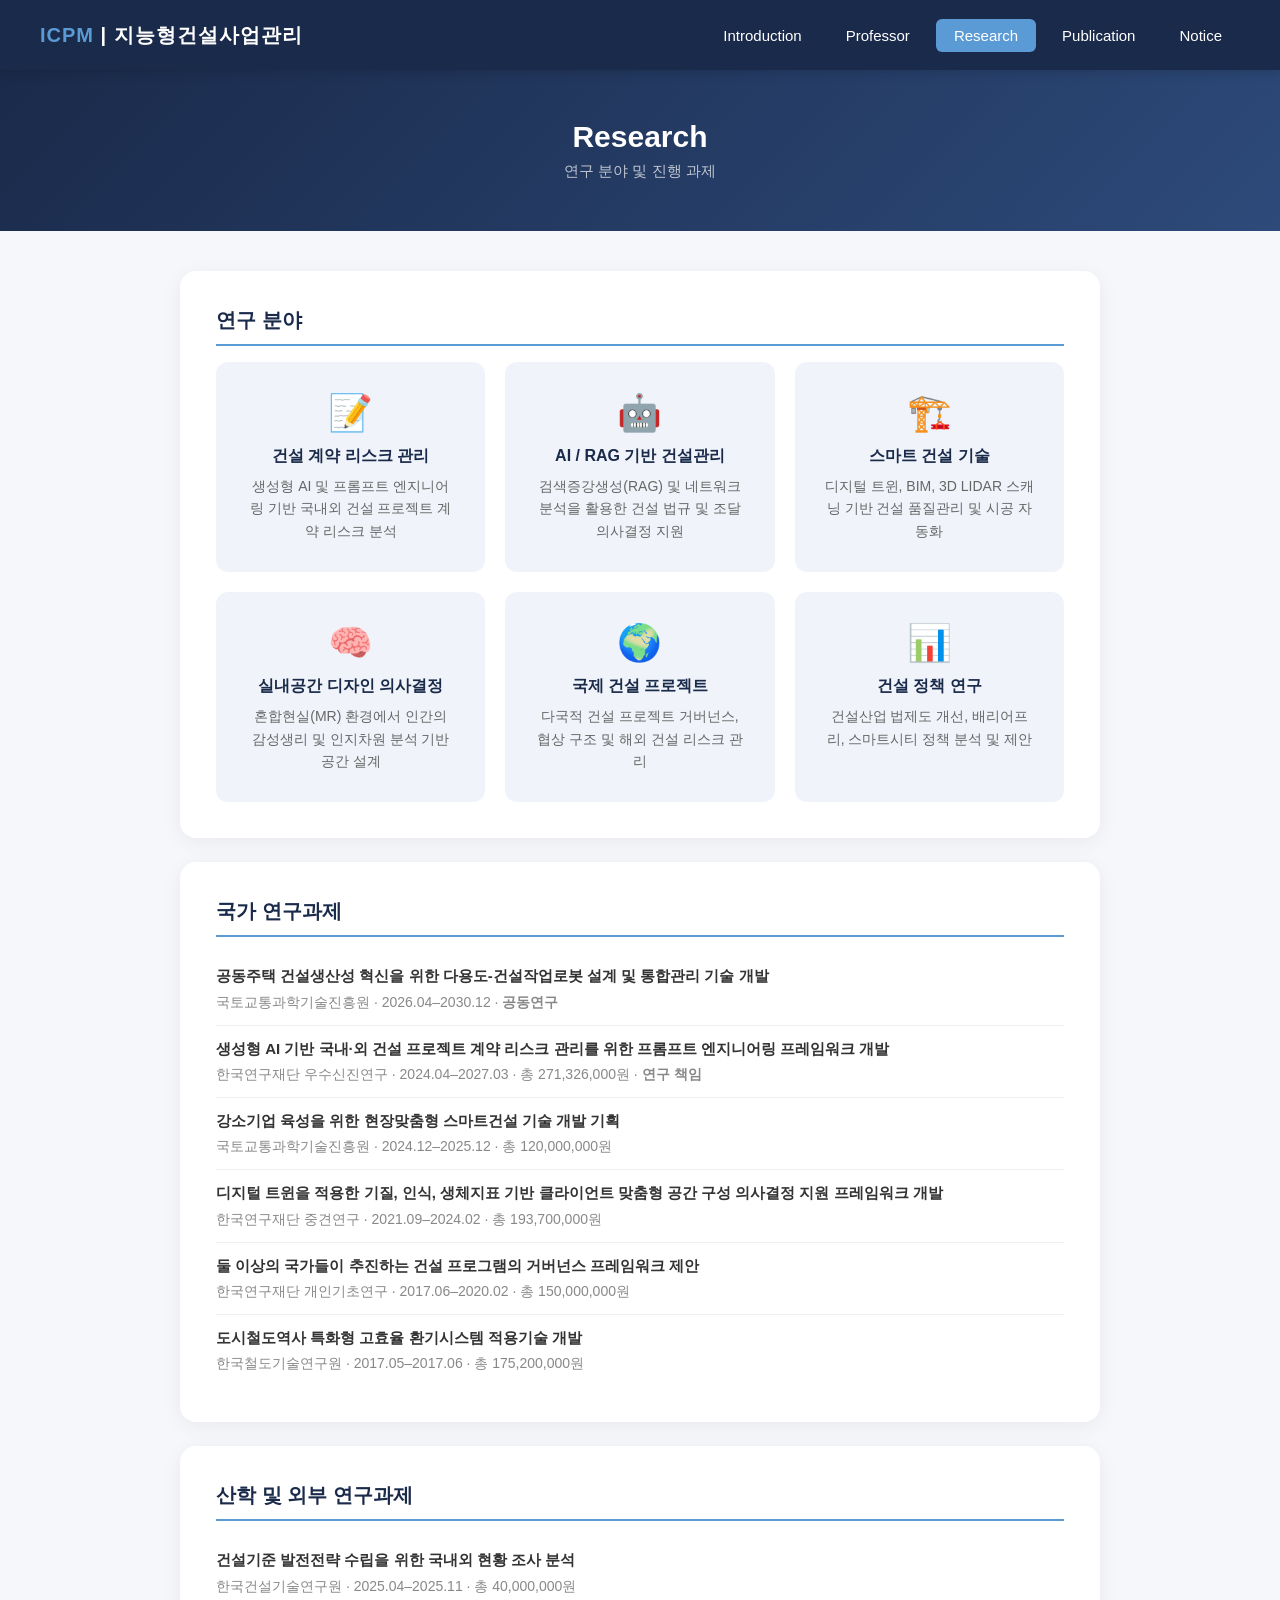
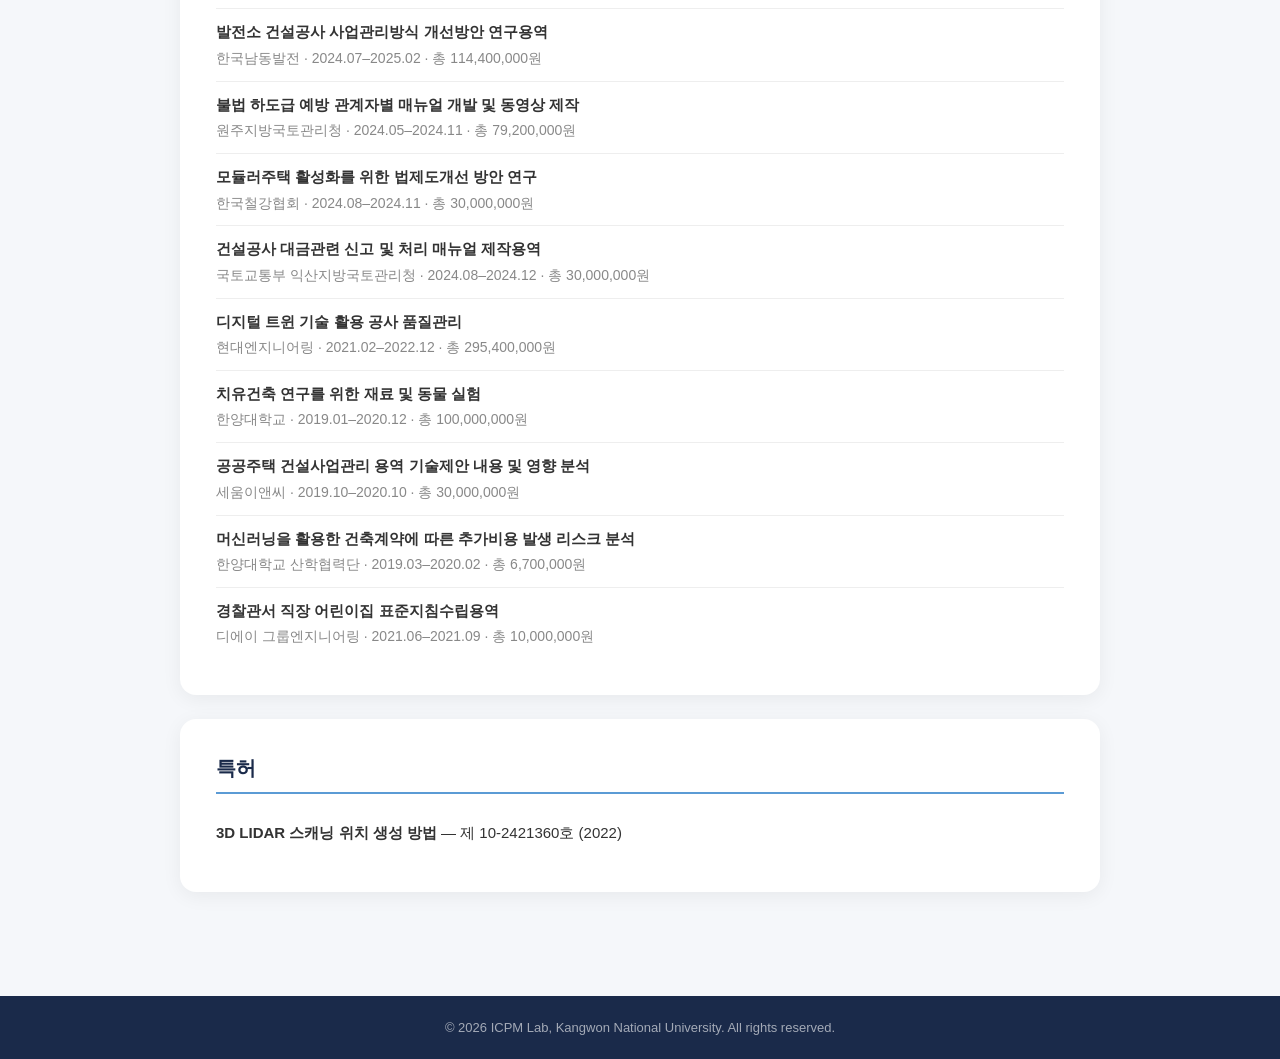
<file: research.html>
<!DOCTYPE html>
<html lang="ko">
<head>
  <meta charset="UTF-8">
  <meta name="viewport" content="width=device-width, initial-scale=1.0">
  <title>Research - ICPM</title>
  <link rel="stylesheet" href="style.css">
</head>
<body>
  <header>
    <div class="logo"><span>ICPM</span> | 지능형건설사업관리</div>
    <nav>
      <a href="index.html">Introduction</a>
      <a href="professor.html">Professor</a>
      <a href="research.html" class="active">Research</a>
      <a href="publication.html">Publication</a>
      <a href="notice.html">Notice</a>
    </nav>
  </header>

  <div class="page-title">
    <h1>Research</h1>
    <p>연구 분야 및 진행 과제</p>
  </div>

  <div class="container">
    <div class="card fade-in">
      <h2>연구 분야</h2>
      <div class="research-grid">
        <div class="research-item slide-left">
          <div class="icon">📝</div>
          <h3>건설 계약 리스크 관리</h3>
          <p>생성형 AI 및 프롬프트 엔지니어링 기반 국내외 건설 프로젝트 계약 리스크 분석</p>
        </div>
        <div class="research-item slide-right">
          <div class="icon">🤖</div>
          <h3>AI / RAG 기반 건설관리</h3>
          <p>검색증강생성(RAG) 및 네트워크 분석을 활용한 건설 법규 및 조달 의사결정 지원</p>
        </div>
        <div class="research-item slide-left">
          <div class="icon">🏗️</div>
          <h3>스마트 건설 기술</h3>
          <p>디지털 트윈, BIM, 3D LIDAR 스캐닝 기반 건설 품질관리 및 시공 자동화</p>
        </div>
        <div class="research-item slide-right">
          <div class="icon">🧠</div>
          <h3>실내공간 디자인 의사결정</h3>
          <p>혼합현실(MR) 환경에서 인간의 감성생리 및 인지차원 분석 기반 공간 설계</p>
        </div>
        <div class="research-item slide-left">
          <div class="icon">🌍</div>
          <h3>국제 건설 프로젝트</h3>
          <p>다국적 건설 프로젝트 거버넌스, 협상 구조 및 해외 건설 리스크 관리</p>
        </div>
        <div class="research-item slide-right">
          <div class="icon">📊</div>
          <h3>건설 정책 연구</h3>
          <p>건설산업 법제도 개선, 배리어프리, 스마트시티 정책 분석 및 제안</p>
        </div>
      </div>
    </div>

    <div class="card fade-in">
      <h2>국가 연구과제</h2>
      <ul>
        <li>
          <strong>공동주택 건설생산성 혁신을 위한 다용도-건설작업로봇 설계 및 통합관리 기술 개발</strong><br>
          <span class="project-meta">국토교통과학기술진흥원 · 2026.04–2030.12 · <strong>공동연구</strong></span>
        </li>
        <li>
          <strong>생성형 AI 기반 국내·외 건설 프로젝트 계약 리스크 관리를 위한 프롬프트 엔지니어링 프레임워크 개발</strong><br>
          <span class="project-meta">한국연구재단 우수신진연구 · 2024.04–2027.03 · 총 271,326,000원 · <strong>연구 책임</strong></span>
        </li>
        <li>
          <strong>강소기업 육성을 위한 현장맞춤형 스마트건설 기술 개발 기획</strong><br>
          <span class="project-meta">국토교통과학기술진흥원 · 2024.12–2025.12 · 총 120,000,000원</span>
        </li>
        <li>
          <strong>디지털 트윈을 적용한 기질, 인식, 생체지표 기반 클라이언트 맞춤형 공간 구성 의사결정 지원 프레임워크 개발</strong><br>
          <span class="project-meta">한국연구재단 중견연구 · 2021.09–2024.02 · 총 193,700,000원</span>
        </li>
        <li>
          <strong>둘 이상의 국가들이 추진하는 건설 프로그램의 거버넌스 프레임워크 제안</strong><br>
          <span class="project-meta">한국연구재단 개인기초연구 · 2017.06–2020.02 · 총 150,000,000원</span>
        </li>
        <li>
          <strong>도시철도역사 특화형 고효율 환기시스템 적용기술 개발</strong><br>
          <span class="project-meta">한국철도기술연구원 · 2017.05–2017.06 · 총 175,200,000원</span>
        </li>
      </ul>
    </div>

    <div class="card fade-in">
      <h2>산학 및 외부 연구과제</h2>
      <ul>
        <li>
          <strong>건설기준 발전전략 수립을 위한 국내외 현황 조사 분석</strong><br>
          <span class="project-meta">한국건설기술연구원 · 2025.04–2025.11 · 총 40,000,000원</span>
        </li>
        <li>
          <strong>발전소 건설공사 사업관리방식 개선방안 연구용역</strong><br>
          <span class="project-meta">한국남동발전 · 2024.07–2025.02 · 총 114,400,000원</span>
        </li>
        <li>
          <strong>불법 하도급 예방 관계자별 매뉴얼 개발 및 동영상 제작</strong><br>
          <span class="project-meta">원주지방국토관리청 · 2024.05–2024.11 · 총 79,200,000원</span>
        </li>
        <li>
          <strong>모듈러주택 활성화를 위한 법제도개선 방안 연구</strong><br>
          <span class="project-meta">한국철강협회 · 2024.08–2024.11 · 총 30,000,000원</span>
        </li>
        <li>
          <strong>건설공사 대금관련 신고 및 처리 매뉴얼 제작용역</strong><br>
          <span class="project-meta">국토교통부 익산지방국토관리청 · 2024.08–2024.12 · 총 30,000,000원</span>
        </li>
        <li>
          <strong>디지털 트윈 기술 활용 공사 품질관리</strong><br>
          <span class="project-meta">현대엔지니어링 · 2021.02–2022.12 · 총 295,400,000원</span>
        </li>
        <li>
          <strong>치유건축 연구를 위한 재료 및 동물 실험</strong><br>
          <span class="project-meta">한양대학교 · 2019.01–2020.12 · 총 100,000,000원</span>
        </li>
        <li>
          <strong>공공주택 건설사업관리 용역 기술제안 내용 및 영향 분석</strong><br>
          <span class="project-meta">세움이앤씨 · 2019.10–2020.10 · 총 30,000,000원</span>
        </li>
        <li>
          <strong>머신러닝을 활용한 건축계약에 따른 추가비용 발생 리스크 분석</strong><br>
          <span class="project-meta">한양대학교 산학협력단 · 2019.03–2020.02 · 총 6,700,000원</span>
        </li>
        <li>
          <strong>경찰관서 직장 어린이집 표준지침수립용역</strong><br>
          <span class="project-meta">디에이 그룹엔지니어링 · 2021.06–2021.09 · 총 10,000,000원</span>
        </li>
      </ul>
    </div>

    <div class="card fade-in">
      <h2>특허</h2>
      <ul>
        <li><strong>3D LIDAR 스캐닝 위치 생성 방법</strong> — 제 10-2421360호 (2022)</li>
      </ul>
    </div>
  </div>

  <footer>
    &copy; 2026 ICPM Lab, Kangwon National University. All rights reserved.
  </footer>
  <script src="animate.js"></script>
</body>
</html>
</file>
<file: style.css>
* { margin: 0; padding: 0; box-sizing: border-box; }

html {
  scroll-behavior: smooth;
}

body {
  font-family: 'Segoe UI', '맑은 고딕', sans-serif;
  color: #333;
  background: #f5f7fa;
}

/* Scroll Animation */
.fade-in {
  opacity: 0;
  transform: translateY(30px);
  transition: opacity 0.7s ease-out, transform 0.7s ease-out;
}

.fade-in.visible {
  opacity: 1;
  transform: translateY(0);
}

.slide-left {
  opacity: 0;
  transform: translateX(-40px);
  transition: opacity 0.7s ease-out, transform 0.7s ease-out;
}

.slide-left.visible {
  opacity: 1;
  transform: translateX(0);
}

.slide-right {
  opacity: 0;
  transform: translateX(40px);
  transition: opacity 0.7s ease-out, transform 0.7s ease-out;
}

.slide-right.visible {
  opacity: 1;
  transform: translateX(0);
}

/* Header */
header {
  background: #1a2a4a;
  color: white;
  padding: 0 40px;
  display: flex;
  align-items: center;
  justify-content: space-between;
  height: 70px;
  box-shadow: 0 2px 10px rgba(0,0,0,0.15);
  position: sticky;
  top: 0;
  z-index: 100;
}

.logo {
  font-size: 20px;
  font-weight: 700;
  letter-spacing: 1px;
}

.logo span {
  color: #5b9bd5;
}

nav {
  display: flex;
  gap: 8px;
}

nav a {
  color: white;
  text-decoration: none;
  padding: 8px 18px;
  border-radius: 6px;
  font-size: 15px;
  font-weight: 500;
  transition: background 0.3s, transform 0.2s;
}

nav a:hover {
  background: rgba(91,155,213,0.4);
  transform: translateY(-1px);
}

nav a.active {
  background: #5b9bd5;
}

/* Hero */
.hero {
  background:
    linear-gradient(rgba(16, 32, 56, 0.92), rgba(26, 52, 96, 0.92)),
    repeating-linear-gradient(0deg, transparent, transparent 39px, rgba(91,155,213,0.12) 39px, rgba(91,155,213,0.12) 40px),
    repeating-linear-gradient(90deg, transparent, transparent 39px, rgba(91,155,213,0.12) 39px, rgba(91,155,213,0.12) 40px);
  color: white;
  padding: 80px 40px;
  text-align: center;
  position: relative;
  overflow: hidden;
}

.hero::before {
  content: '';
  position: absolute;
  top: -50%;
  left: -50%;
  width: 200%;
  height: 200%;
  background:
    radial-gradient(circle at 20% 50%, rgba(91,155,213,0.15) 0%, transparent 50%),
    radial-gradient(circle at 80% 20%, rgba(59,210,190,0.1) 0%, transparent 40%),
    radial-gradient(circle at 60% 80%, rgba(91,155,213,0.08) 0%, transparent 45%);
  animation: heroFloat 20s ease-in-out infinite;
  pointer-events: none;
}

@keyframes heroFloat {
  0%, 100% { transform: translate(0, 0) rotate(0deg); }
  33% { transform: translate(2%, -1%) rotate(1deg); }
  66% { transform: translate(-1%, 1%) rotate(-0.5deg); }
}

.hero::after {
  content: '';
  position: absolute;
  bottom: 0;
  left: 0;
  right: 0;
  height: 60px;
  background: linear-gradient(to top, #f5f7fa, transparent);
  pointer-events: none;
}

.hero h1 {
  font-size: 36px;
  margin-bottom: 12px;
}

.hero p {
  font-size: 18px;
  opacity: 0.85;
}

.hero .subtitle {
  margin-top: 16px;
  font-size: 15px;
  opacity: 0.6;
}

/* Page Title */
.page-title {
  background: linear-gradient(135deg, #1a2a4a, #2d4a7a);
  color: white;
  padding: 50px 40px;
  text-align: center;
}

.page-title h1 {
  font-size: 30px;
}

.page-title p {
  margin-top: 8px;
  opacity: 0.7;
  font-size: 15px;
}

/* Main Content */
.container {
  max-width: 960px;
  margin: 0 auto;
  padding: 40px 20px;
}

/* Profile Section */
.profile {
  display: flex;
  gap: 40px;
  background: white;
  border-radius: 16px;
  padding: 40px;
  box-shadow: 0 4px 20px rgba(0,0,0,0.06);
  margin-bottom: 30px;
}

.profile-photo {
  width: 180px;
  height: 220px;
  border-radius: 12px;
  overflow: hidden;
  flex-shrink: 0;
}

.profile-photo img {
  width: 100%;
  height: 100%;
  object-fit: cover;
}

.profile-info h2 {
  font-size: 24px;
  margin-bottom: 4px;
  color: #1a2a4a;
}

.profile-info .name-en {
  font-size: 14px;
  color: #888;
  margin-bottom: 6px;
}

.profile-info .position {
  color: #5b9bd5;
  font-weight: 600;
  margin-bottom: 16px;
}

.profile-info table {
  font-size: 15px;
  line-height: 2;
}

.profile-info table td:first-child {
  font-weight: 600;
  padding-right: 20px;
  color: #555;
  white-space: nowrap;
}

/* Card */
.card {
  background: white;
  border-radius: 16px;
  padding: 36px;
  box-shadow: 0 4px 20px rgba(0,0,0,0.06);
  margin-bottom: 24px;
}

.card h2 {
  font-size: 20px;
  color: #1a2a4a;
  margin-bottom: 16px;
  padding-bottom: 10px;
  border-bottom: 2px solid #5b9bd5;
}

.card ul {
  list-style: none;
  padding: 0;
}

.card ul li {
  padding: 10px 0;
  border-bottom: 1px solid #eee;
  line-height: 1.7;
  font-size: 15px;
}

.card ul li:last-child {
  border-bottom: none;
}

/* Research Area */
.research-grid {
  display: grid;
  grid-template-columns: repeat(auto-fit, minmax(260px, 1fr));
  gap: 20px;
  margin-top: 16px;
}

.research-item {
  background: #f0f4fa;
  border-radius: 12px;
  padding: 28px;
  text-align: center;
  border: 2px solid transparent;
  transition: border-color 0.3s, transform 0.3s, box-shadow 0.3s;
}

.research-item:hover {
  border-color: #5b9bd5;
  transform: translateY(-4px);
  box-shadow: 0 8px 24px rgba(91,155,213,0.15);
}

.research-item .icon {
  font-size: 36px;
  margin-bottom: 12px;
}

.research-item h3 {
  font-size: 16px;
  color: #1a2a4a;
  margin-bottom: 8px;
}

.research-item p {
  font-size: 14px;
  color: #666;
  line-height: 1.6;
}

/* Publication */
.pub-year {
  font-size: 13px;
  font-weight: 700;
  color: white;
  background: #5b9bd5;
  padding: 3px 12px;
  border-radius: 12px;
  margin-right: 10px;
}

.pub-title {
  font-weight: 600;
  color: #1a2a4a;
}

.pub-authors {
  font-size: 13px;
  color: #888;
  margin-top: 4px;
}

/* Notice */
.notice-item {
  display: flex;
  justify-content: space-between;
  align-items: center;
}

.notice-item .date {
  font-size: 13px;
  color: #999;
  white-space: nowrap;
  margin-left: 20px;
}

/* Skills */
.skills-grid {
  display: flex;
  flex-wrap: wrap;
  gap: 10px;
  margin-top: 8px;
}

.skill-tag {
  background: #e8f0fe;
  color: #1a2a4a;
  padding: 6px 16px;
  border-radius: 20px;
  font-size: 14px;
  font-weight: 500;
  transition: background 0.3s, transform 0.2s;
}

.skill-tag:hover {
  background: #5b9bd5;
  color: white;
  transform: scale(1.05);
}

/* Project list */
.project-meta {
  color: #888;
  font-size: 14px;
}

/* Section counter badge */
.count-badge {
  background: #5b9bd5;
  color: white;
  font-size: 13px;
  padding: 2px 10px;
  border-radius: 10px;
  margin-left: 8px;
  font-weight: 600;
}

/* Footer */
footer {
  background: #1a2a4a;
  color: rgba(255,255,255,0.6);
  text-align: center;
  padding: 24px;
  font-size: 13px;
  margin-top: 40px;
}

/* Responsive */
@media (max-width: 640px) {
  header { padding: 0 16px; flex-direction: column; height: auto; padding: 16px; }
  nav { flex-wrap: wrap; justify-content: center; margin-top: 10px; }
  .profile { flex-direction: column; align-items: center; text-align: center; }
  .research-grid { grid-template-columns: 1fr; }
  .hero h1 { font-size: 26px; }
}
</file>
